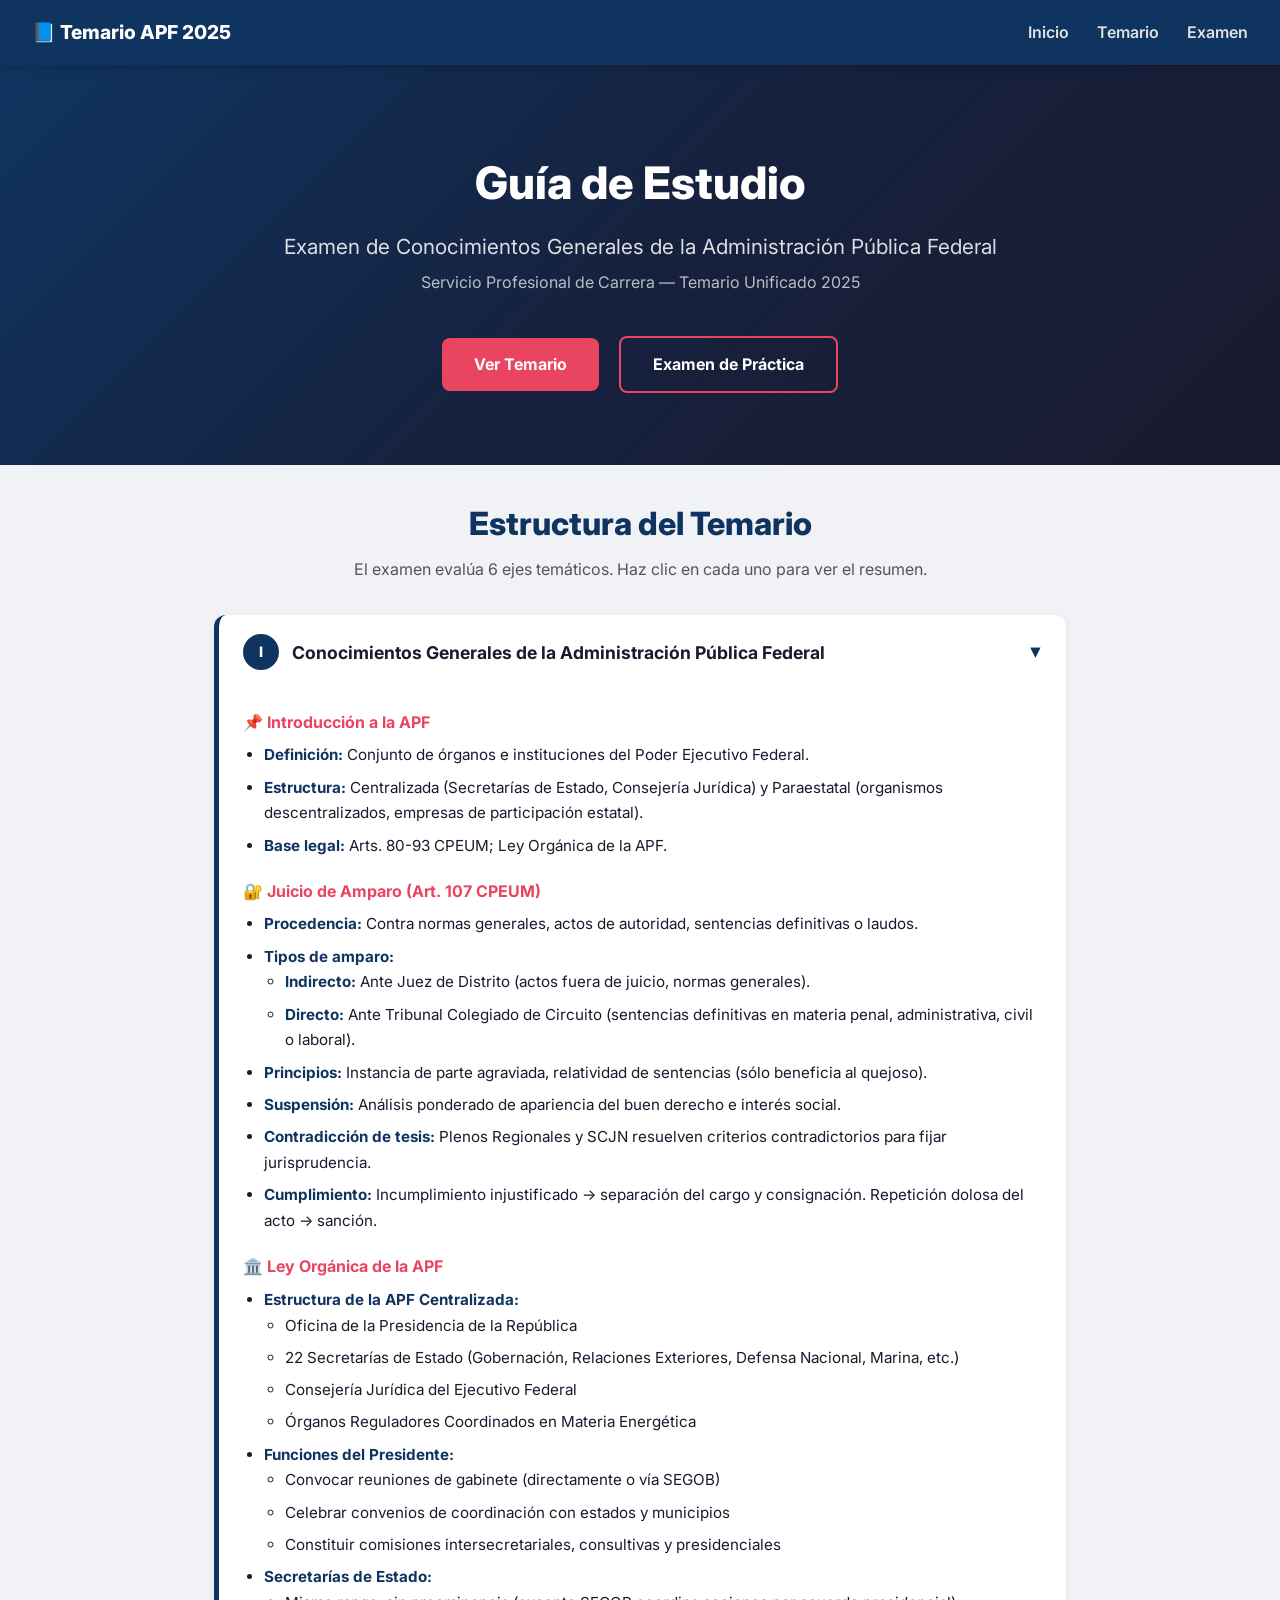
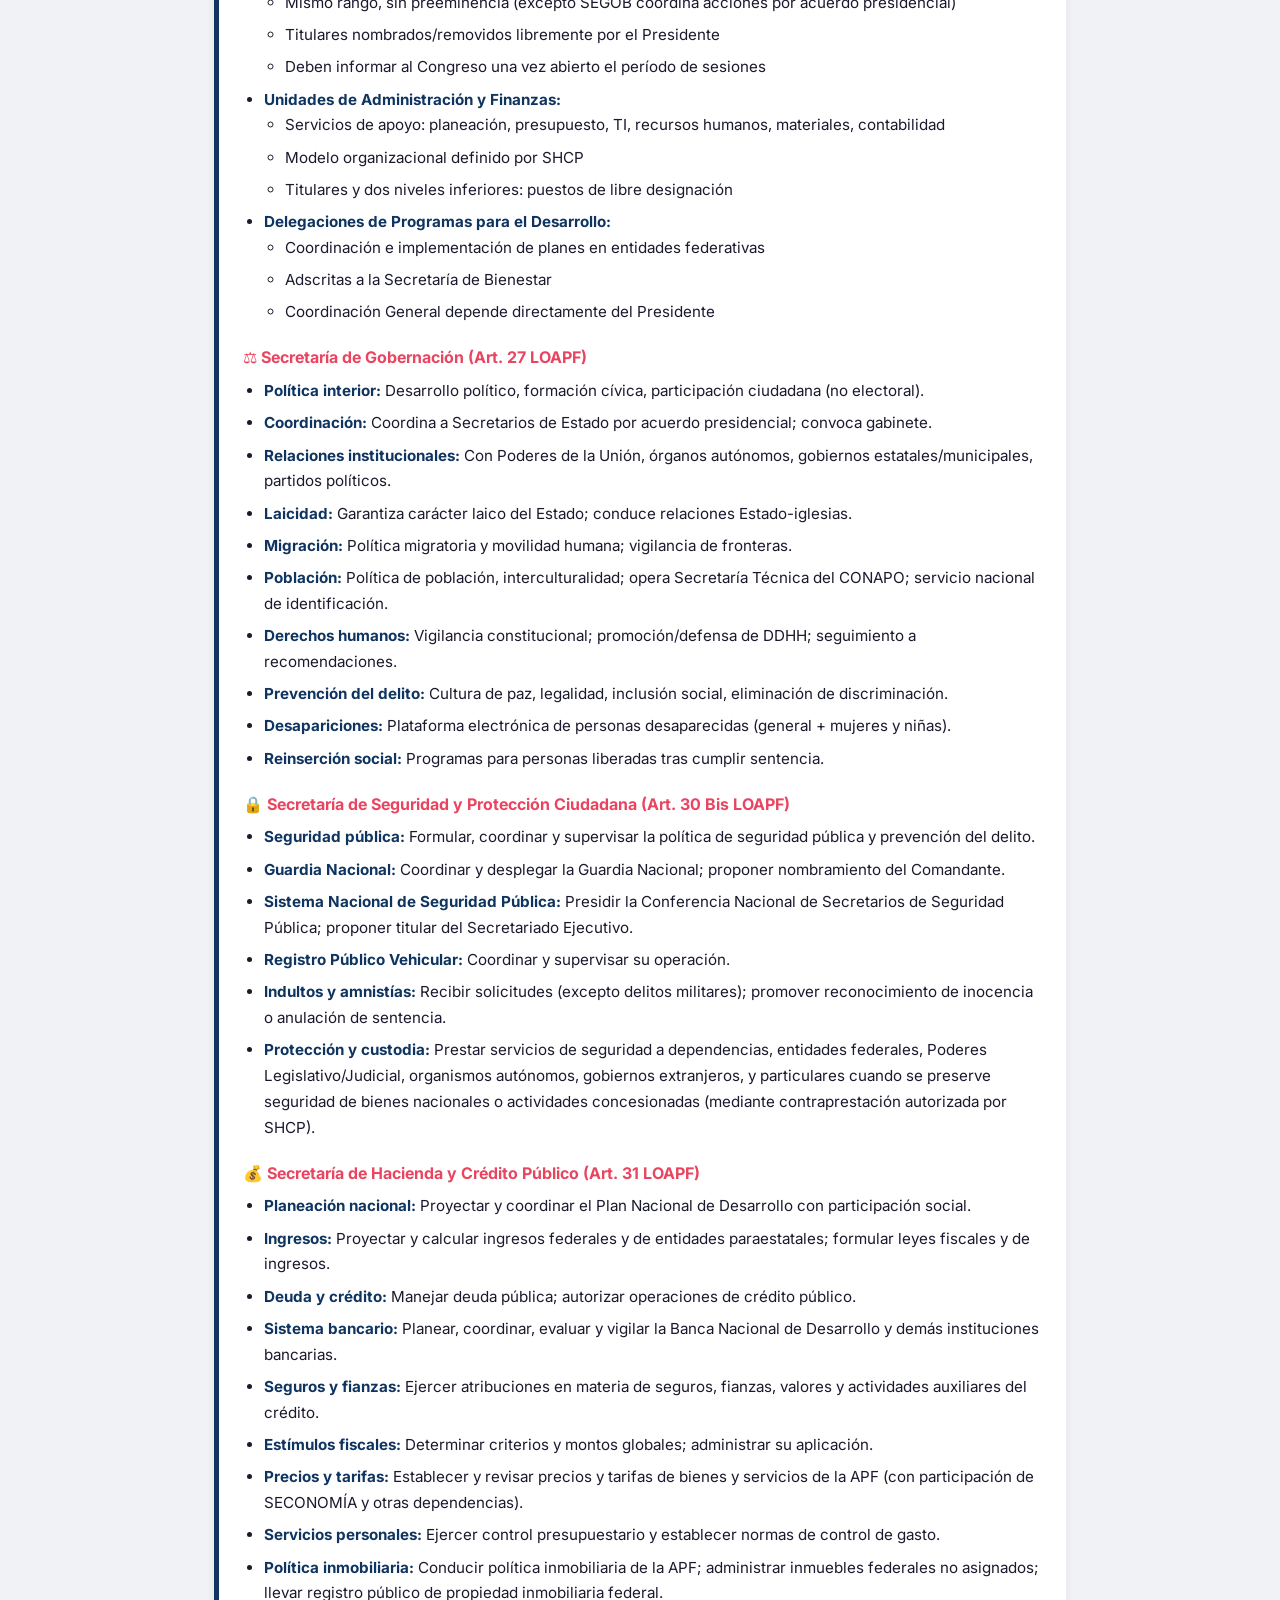
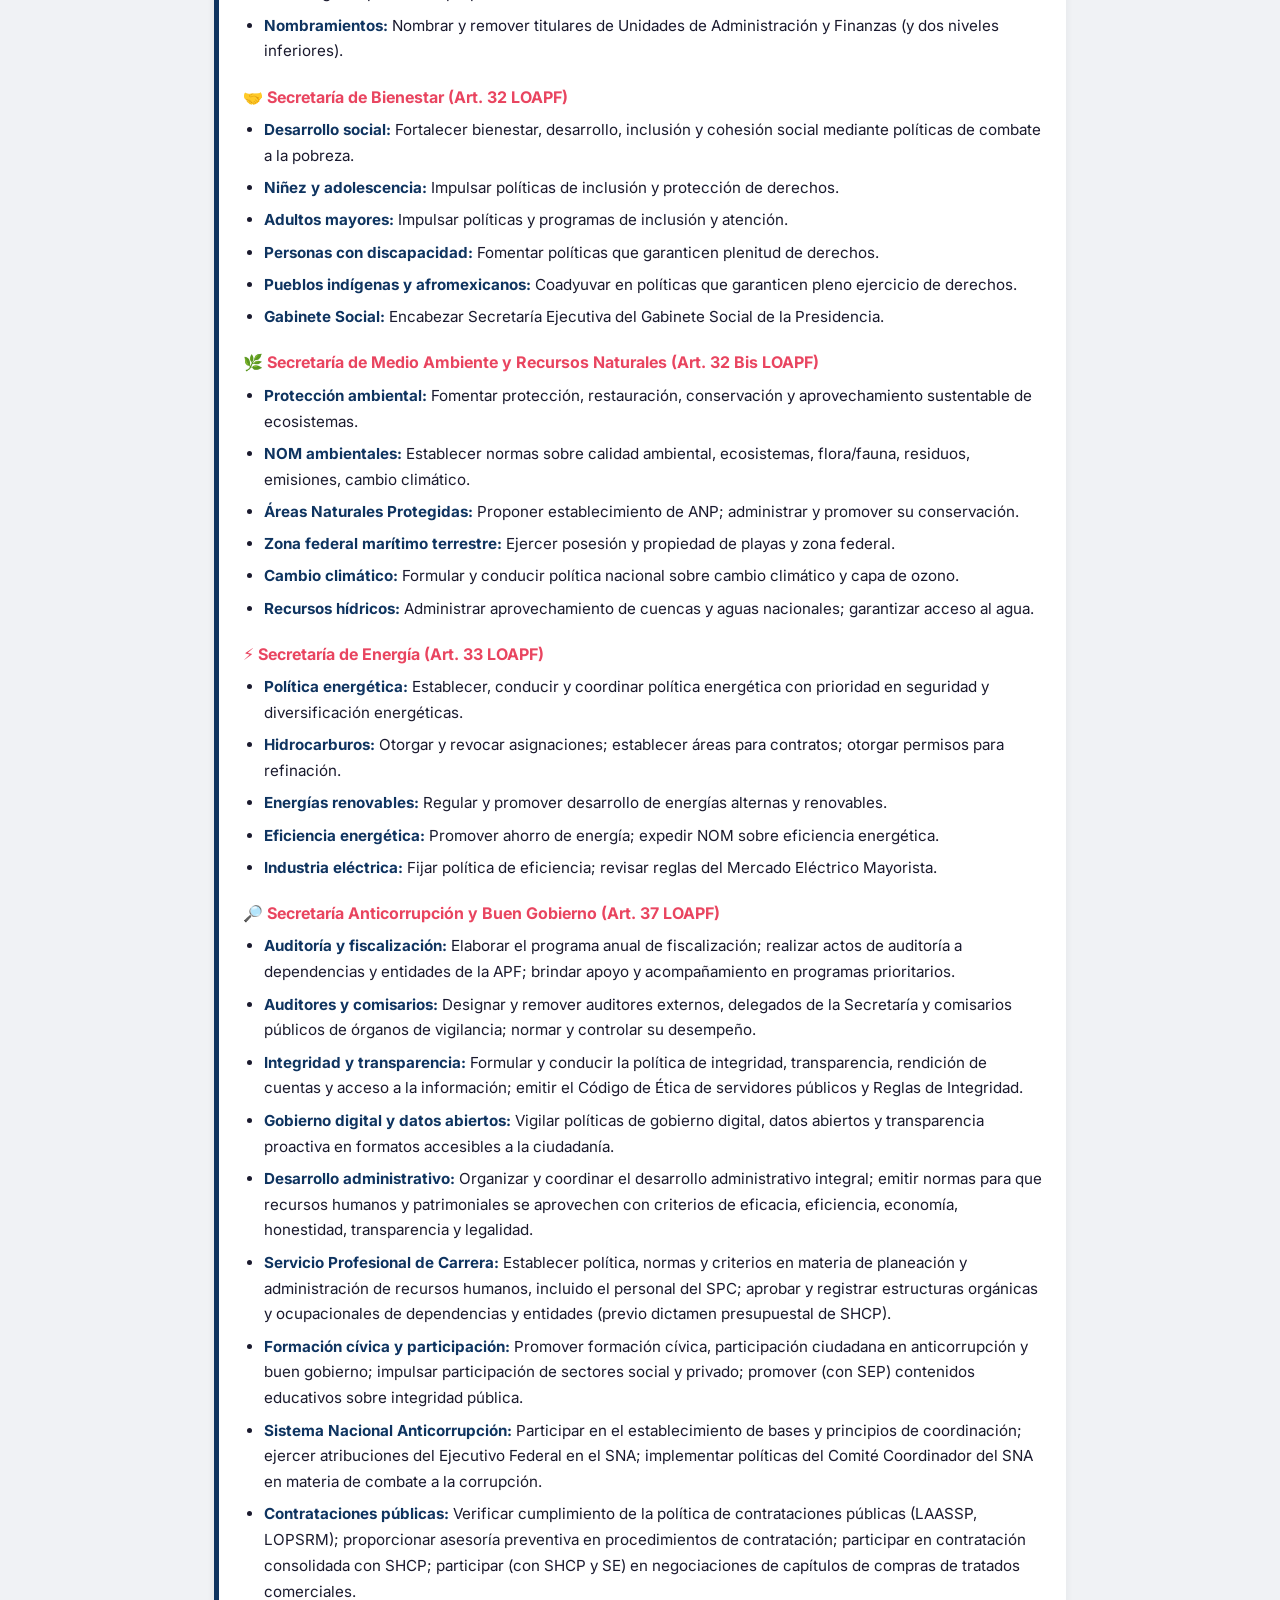
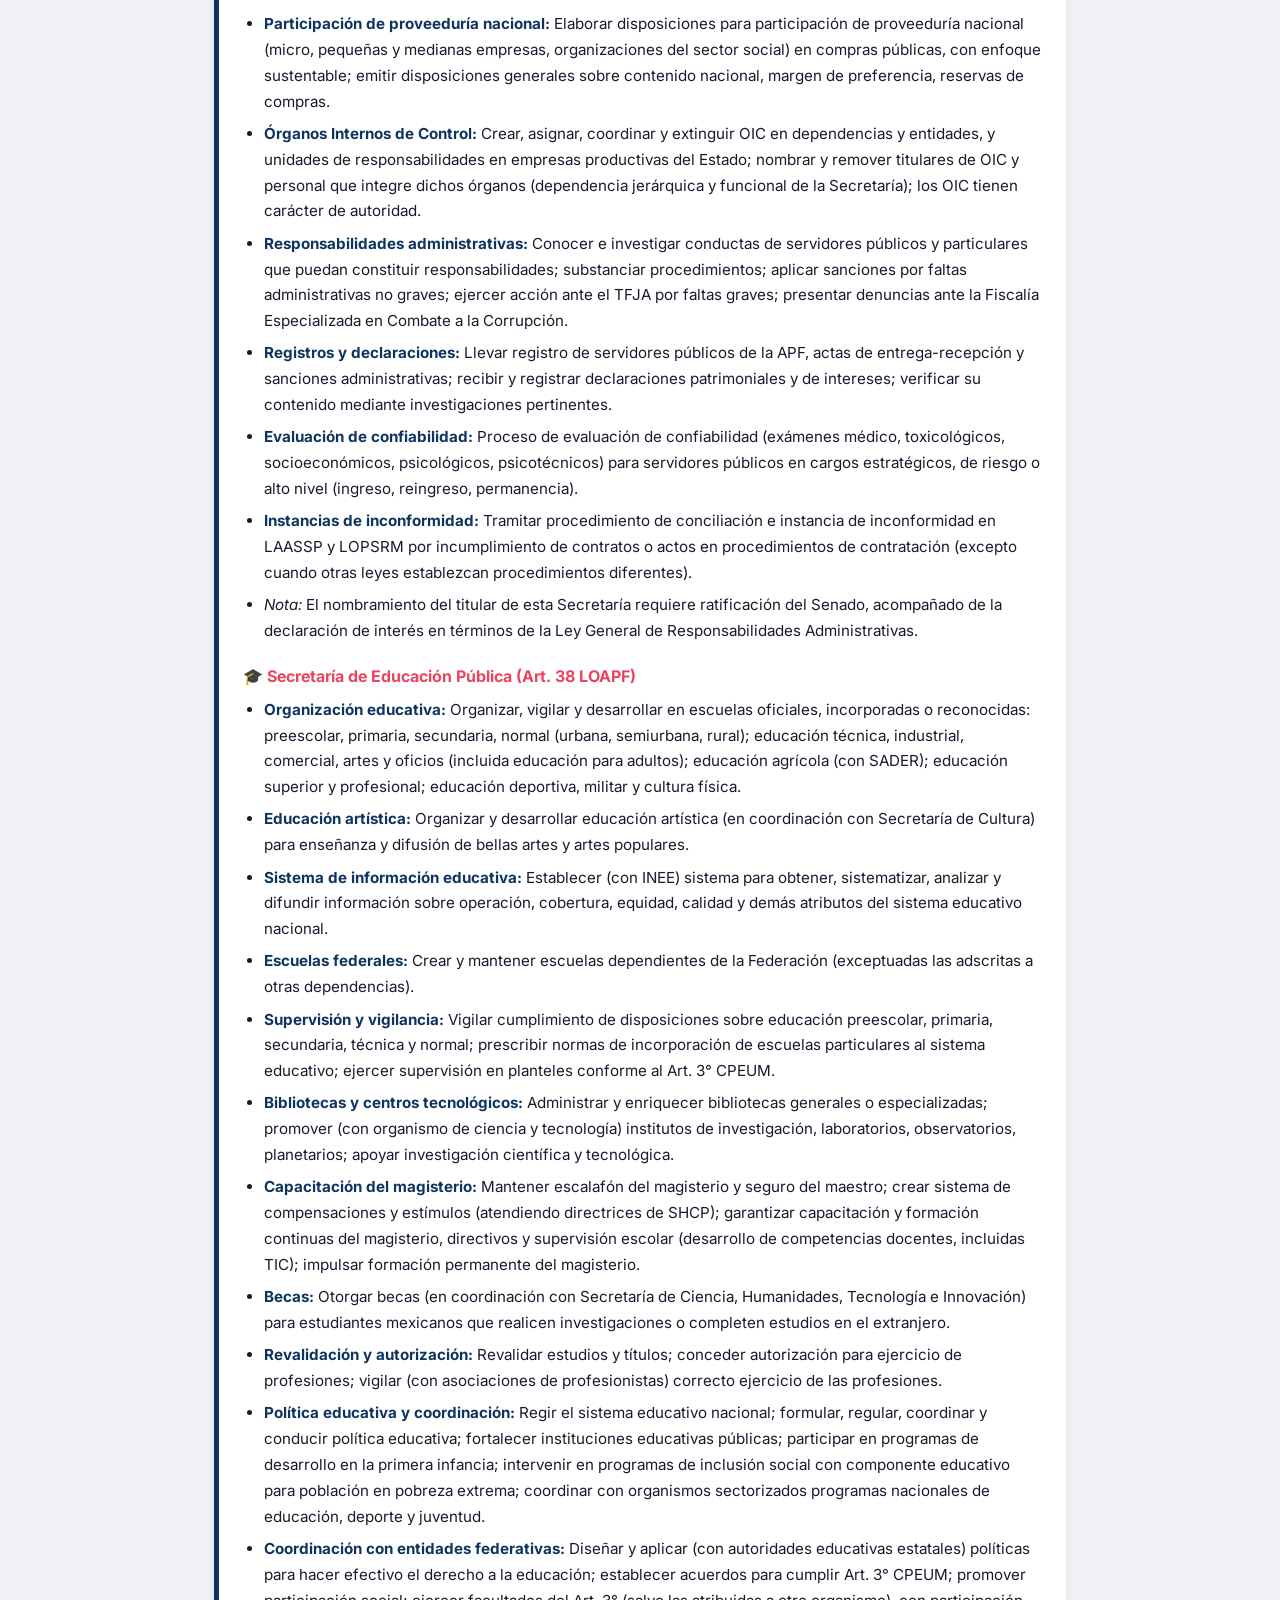
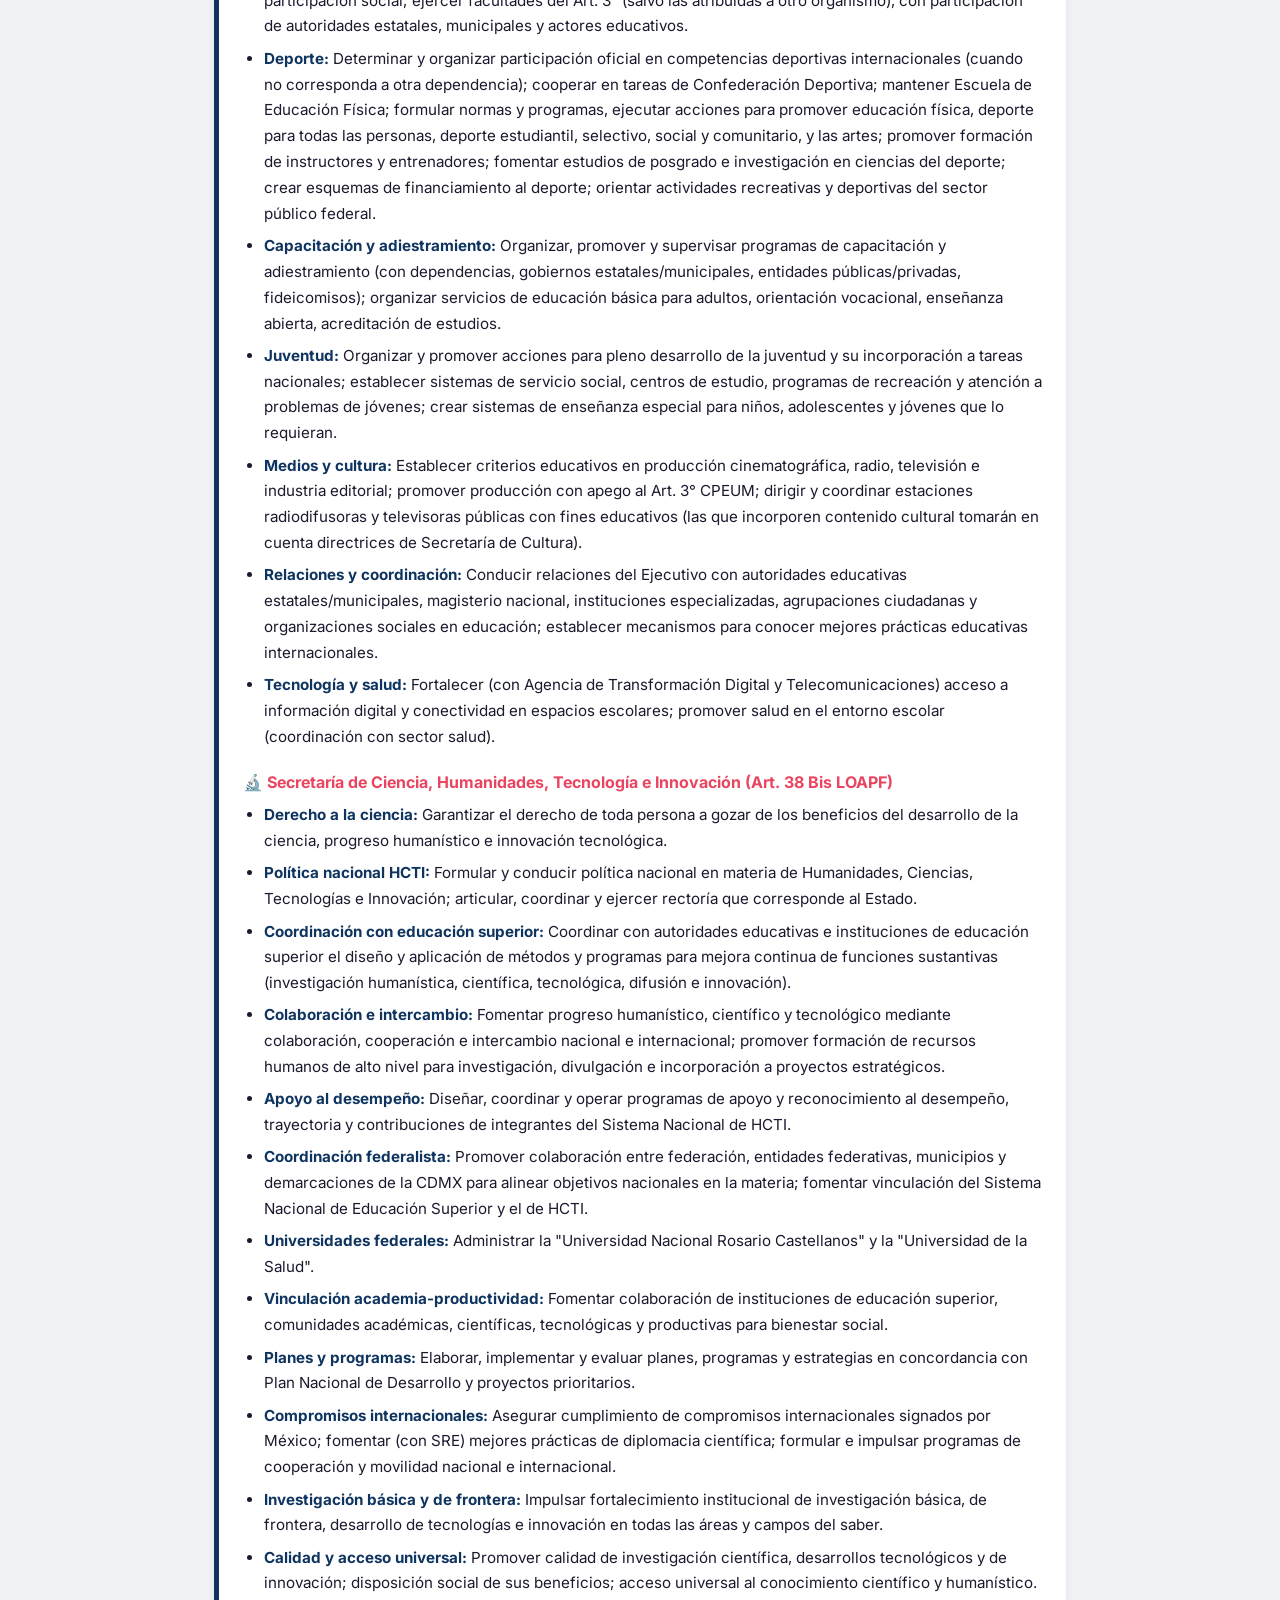
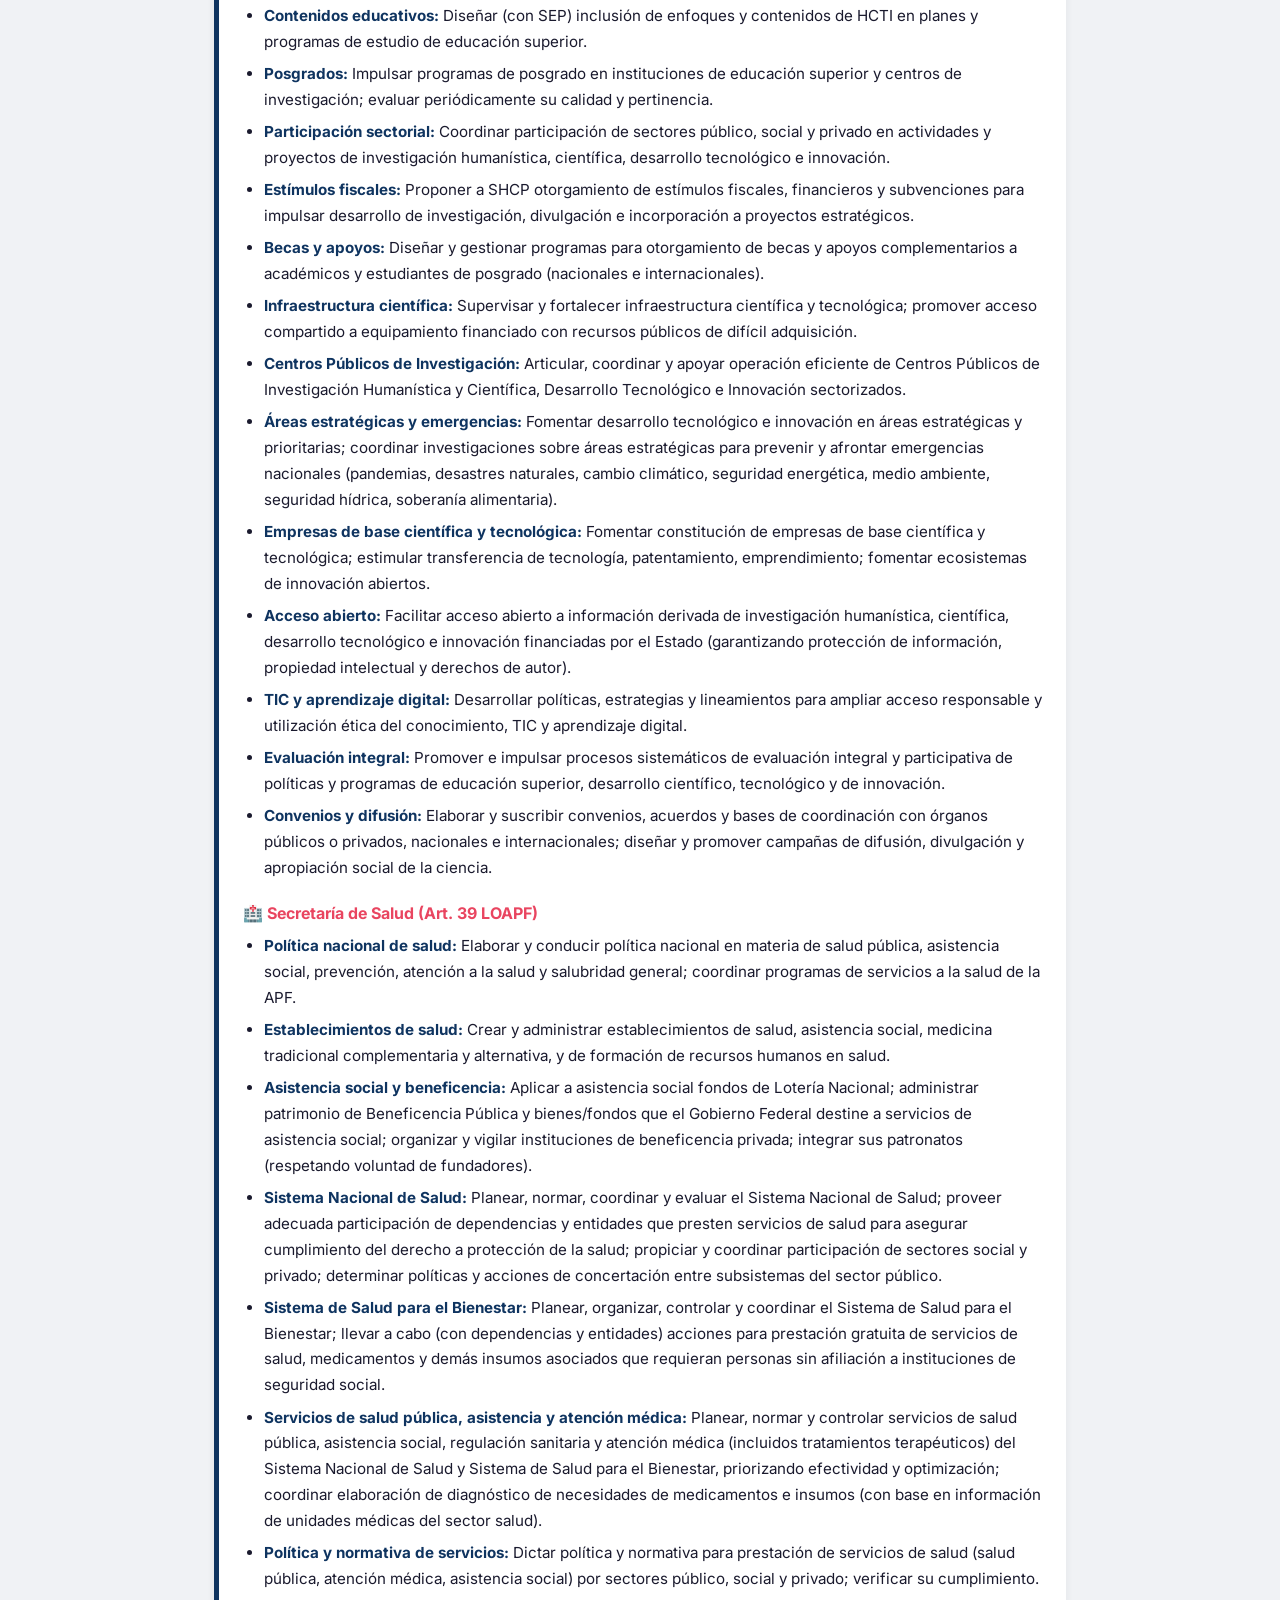
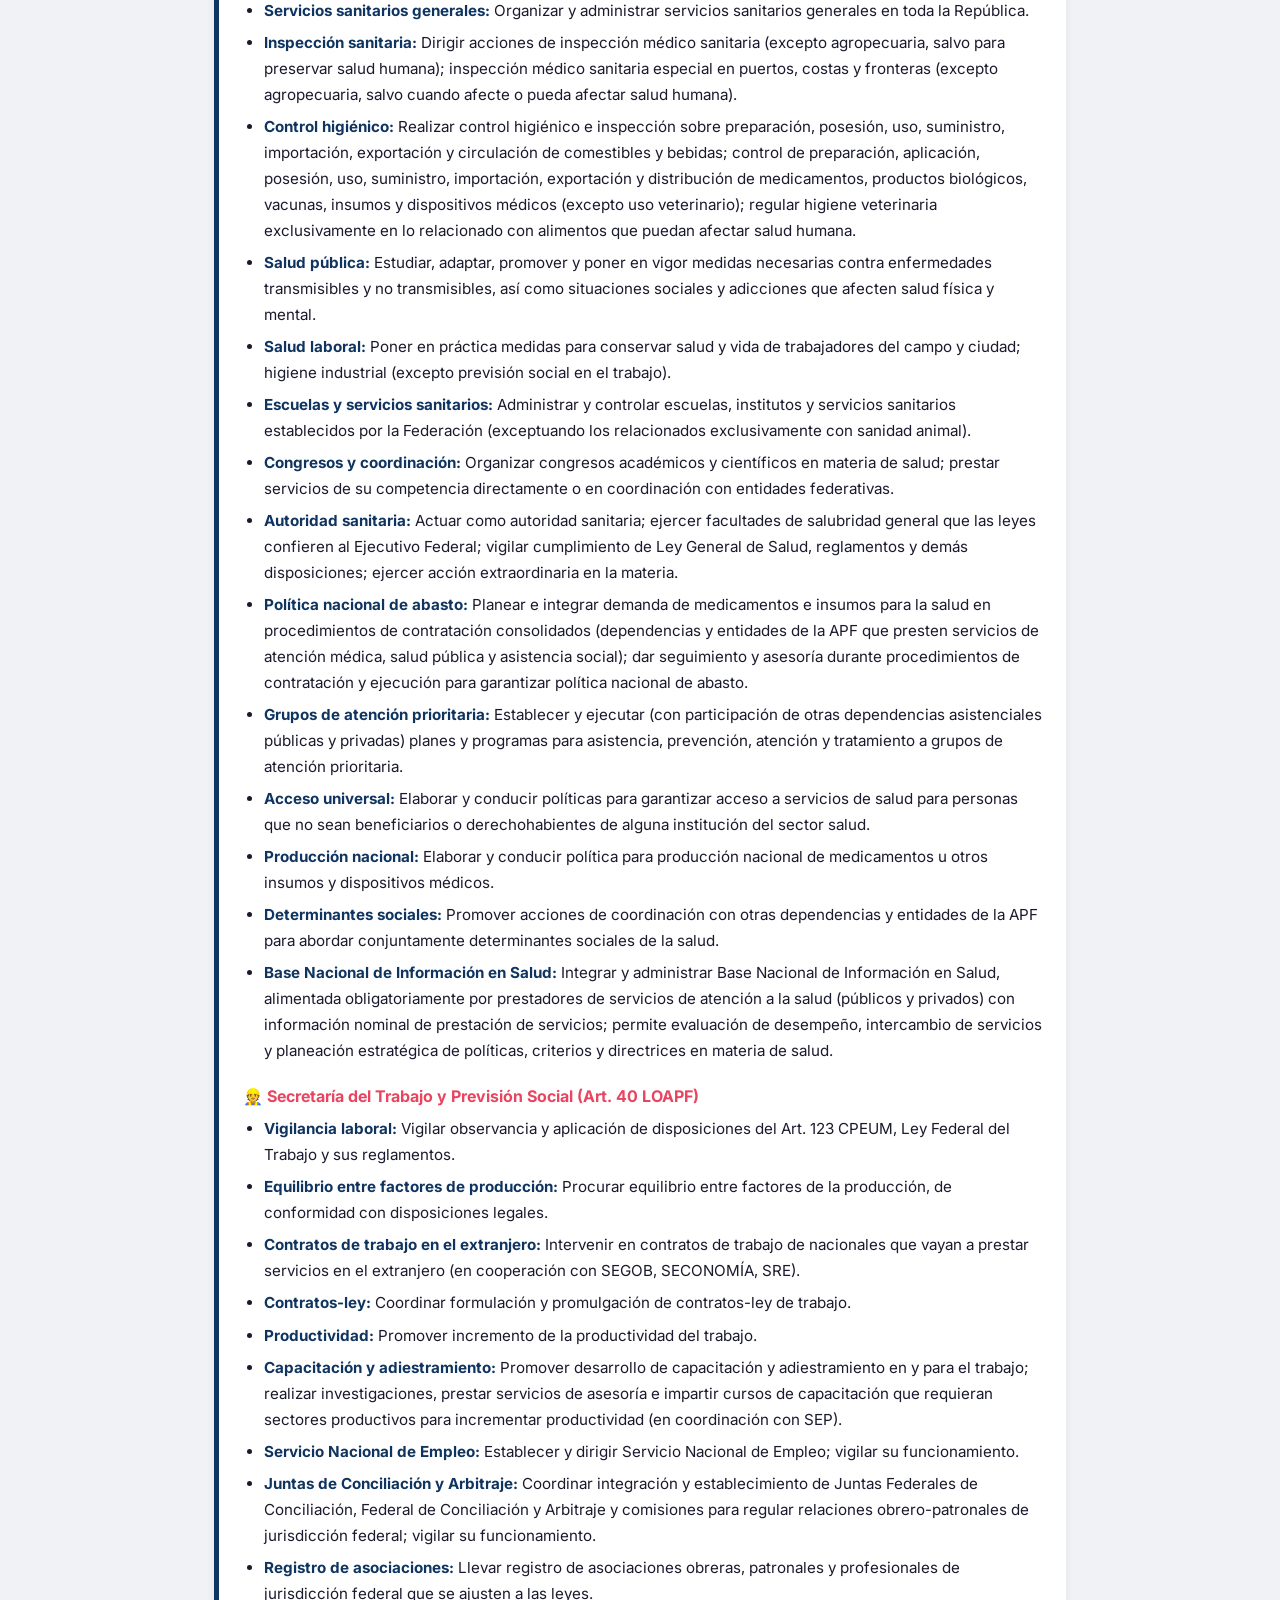
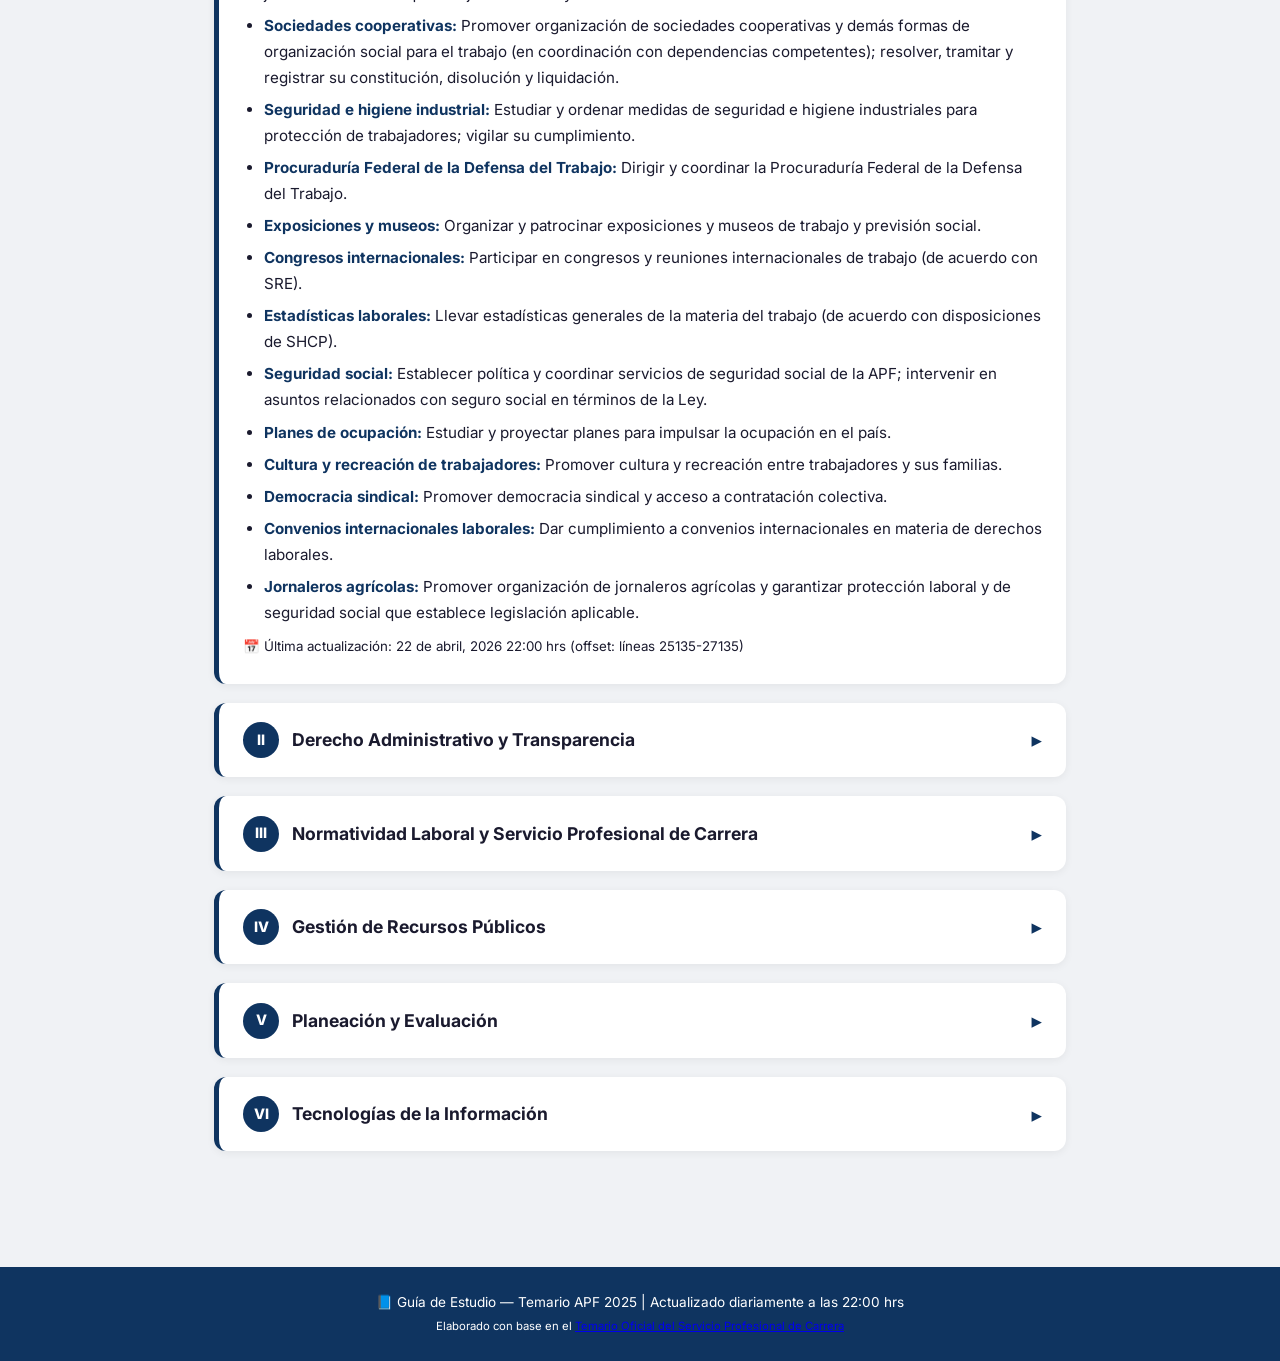
<file: index.html>
<!DOCTYPE html>
<html lang="es">
<head>
<meta charset="UTF-8">
<meta name="viewport" content="width=device-width, initial-scale=1.0">
<title>Guía de Estudio — Temario APF 2025</title>
<link href="https://fonts.googleapis.com/css2?family=Inter:wght@400;600;700;800&display=swap" rel="stylesheet">
<link rel="stylesheet" href="styles.css">
</head>
<body>

<!-- NAV -->
<nav id="navbar">
  <div class="nav-brand">📘 Temario APF 2025</div>
  <div class="nav-links">
    <a href="#inicio">Inicio</a>
    <a href="#temario">Temario</a>
    <a href="examen.html">Examen</a>
  </div>
</nav>

<!-- HERO -->
<header id="inicio" class="hero">
  <h1>Guía de Estudio</h1>
  <h2>Examen de Conocimientos Generales de la Administración Pública Federal</h2>
  <p>Servicio Profesional de Carrera — Temario Unificado 2025</p>
  <a href="#temario" class="btn-primary">Ver Temario</a>
  <a href="examen.html" class="btn-secondary">Examen de Práctica</a>
</header>

<!-- TEMARIO -->
<main id="temario">

  <h2 class="section-title">Estructura del Temario</h2>
  <p class="section-subtitle">El examen evalúa 6 ejes temáticos. Haz clic en cada uno para ver el resumen.</p>

  <!-- EJE I -->
  <details class="tema-card" open>
    <summary><span class="tema-num">I</span> Conocimientos Generales de la Administración Pública Federal</summary>
    <div class="tema-content">
      <h4>📌 Introducción a la APF</h4>
      <ul>
        <li><strong>Definición:</strong> Conjunto de órganos e instituciones del Poder Ejecutivo Federal.</li>
        <li><strong>Estructura:</strong> Centralizada (Secretarías de Estado, Consejería Jurídica) y Paraestatal (organismos descentralizados, empresas de participación estatal).</li>
        <li><strong>Base legal:</strong> Arts. 80-93 CPEUM; Ley Orgánica de la APF.</li>
      </ul>

      <h4>🔐 Juicio de Amparo (Art. 107 CPEUM)</h4>
      <ul>
        <li><strong>Procedencia:</strong> Contra normas generales, actos de autoridad, sentencias definitivas o laudos.</li>
        <li><strong>Tipos de amparo:</strong>
          <ul>
            <li><strong>Indirecto:</strong> Ante Juez de Distrito (actos fuera de juicio, normas generales).</li>
            <li><strong>Directo:</strong> Ante Tribunal Colegiado de Circuito (sentencias definitivas en materia penal, administrativa, civil o laboral).</li>
          </ul>
        </li>
        <li><strong>Principios:</strong> Instancia de parte agraviada, relatividad de sentencias (sólo beneficia al quejoso).</li>
        <li><strong>Suspensión:</strong> Análisis ponderado de apariencia del buen derecho e interés social.</li>
        <li><strong>Contradicción de tesis:</strong> Plenos Regionales y SCJN resuelven criterios contradictorios para fijar jurisprudencia.</li>
        <li><strong>Cumplimiento:</strong> Incumplimiento injustificado → separación del cargo y consignación. Repetición dolosa del acto → sanción.</li>
      </ul>

      <h4>🏛️ Ley Orgánica de la APF</h4>
      <ul>
        <li><strong>Estructura de la APF Centralizada:</strong>
          <ul>
            <li>Oficina de la Presidencia de la República</li>
            <li>22 Secretarías de Estado (Gobernación, Relaciones Exteriores, Defensa Nacional, Marina, etc.)</li>
            <li>Consejería Jurídica del Ejecutivo Federal</li>
            <li>Órganos Reguladores Coordinados en Materia Energética</li>
          </ul>
        </li>
        <li><strong>Funciones del Presidente:</strong>
          <ul>
            <li>Convocar reuniones de gabinete (directamente o vía SEGOB)</li>
            <li>Celebrar convenios de coordinación con estados y municipios</li>
            <li>Constituir comisiones intersecretariales, consultivas y presidenciales</li>
          </ul>
        </li>
        <li><strong>Secretarías de Estado:</strong>
          <ul>
            <li>Mismo rango, sin preeminencia (excepto SEGOB coordina acciones por acuerdo presidencial)</li>
            <li>Titulares nombrados/removidos libremente por el Presidente</li>
            <li>Deben informar al Congreso una vez abierto el período de sesiones</li>
          </ul>
        </li>
        <li><strong>Unidades de Administración y Finanzas:</strong>
          <ul>
            <li>Servicios de apoyo: planeación, presupuesto, TI, recursos humanos, materiales, contabilidad</li>
            <li>Modelo organizacional definido por SHCP</li>
            <li>Titulares y dos niveles inferiores: puestos de libre designación</li>
          </ul>
        </li>
        <li><strong>Delegaciones de Programas para el Desarrollo:</strong>
          <ul>
            <li>Coordinación e implementación de planes en entidades federativas</li>
            <li>Adscritas a la Secretaría de Bienestar</li>
            <li>Coordinación General depende directamente del Presidente</li>
          </ul>
        </li>
      </ul>

      <h4>⚖️ Secretaría de Gobernación (Art. 27 LOAPF)</h4>
      <ul>
        <li><strong>Política interior:</strong> Desarrollo político, formación cívica, participación ciudadana (no electoral).</li>
        <li><strong>Coordinación:</strong> Coordina a Secretarios de Estado por acuerdo presidencial; convoca gabinete.</li>
        <li><strong>Relaciones institucionales:</strong> Con Poderes de la Unión, órganos autónomos, gobiernos estatales/municipales, partidos políticos.</li>
        <li><strong>Laicidad:</strong> Garantiza carácter laico del Estado; conduce relaciones Estado-iglesias.</li>
        <li><strong>Migración:</strong> Política migratoria y movilidad humana; vigilancia de fronteras.</li>
        <li><strong>Población:</strong> Política de población, interculturalidad; opera Secretaría Técnica del CONAPO; servicio nacional de identificación.</li>
        <li><strong>Derechos humanos:</strong> Vigilancia constitucional; promoción/defensa de DDHH; seguimiento a recomendaciones.</li>
        <li><strong>Prevención del delito:</strong> Cultura de paz, legalidad, inclusión social, eliminación de discriminación.</li>
        <li><strong>Desapariciones:</strong> Plataforma electrónica de personas desaparecidas (general + mujeres y niñas).</li>
        <li><strong>Reinserción social:</strong> Programas para personas liberadas tras cumplir sentencia.</li>
      </ul>

      <h4>🔒 Secretaría de Seguridad y Protección Ciudadana (Art. 30 Bis LOAPF)</h4>
      <ul>
        <li><strong>Seguridad pública:</strong> Formular, coordinar y supervisar la política de seguridad pública y prevención del delito.</li>
        <li><strong>Guardia Nacional:</strong> Coordinar y desplegar la Guardia Nacional; proponer nombramiento del Comandante.</li>
        <li><strong>Sistema Nacional de Seguridad Pública:</strong> Presidir la Conferencia Nacional de Secretarios de Seguridad Pública; proponer titular del Secretariado Ejecutivo.</li>
        <li><strong>Registro Público Vehicular:</strong> Coordinar y supervisar su operación.</li>
        <li><strong>Indultos y amnistías:</strong> Recibir solicitudes (excepto delitos militares); promover reconocimiento de inocencia o anulación de sentencia.</li>
        <li><strong>Protección y custodia:</strong> Prestar servicios de seguridad a dependencias, entidades federales, Poderes Legislativo/Judicial, organismos autónomos, gobiernos extranjeros, y particulares cuando se preserve seguridad de bienes nacionales o actividades concesionadas (mediante contraprestación autorizada por SHCP).</li>
      </ul>

      <h4>💰 Secretaría de Hacienda y Crédito Público (Art. 31 LOAPF)</h4>
      <ul>
        <li><strong>Planeación nacional:</strong> Proyectar y coordinar el Plan Nacional de Desarrollo con participación social.</li>
        <li><strong>Ingresos:</strong> Proyectar y calcular ingresos federales y de entidades paraestatales; formular leyes fiscales y de ingresos.</li>
        <li><strong>Deuda y crédito:</strong> Manejar deuda pública; autorizar operaciones de crédito público.</li>
        <li><strong>Sistema bancario:</strong> Planear, coordinar, evaluar y vigilar la Banca Nacional de Desarrollo y demás instituciones bancarias.</li>
        <li><strong>Seguros y fianzas:</strong> Ejercer atribuciones en materia de seguros, fianzas, valores y actividades auxiliares del crédito.</li>
        <li><strong>Estímulos fiscales:</strong> Determinar criterios y montos globales; administrar su aplicación.</li>
        <li><strong>Precios y tarifas:</strong> Establecer y revisar precios y tarifas de bienes y servicios de la APF (con participación de SECONOMÍA y otras dependencias).</li>
        <li><strong>Servicios personales:</strong> Ejercer control presupuestario y establecer normas de control de gasto.</li>
        <li><strong>Política inmobiliaria:</strong> Conducir política inmobiliaria de la APF; administrar inmuebles federales no asignados; llevar registro público de propiedad inmobiliaria federal.</li>
        <li><strong>Nombramientos:</strong> Nombrar y remover titulares de Unidades de Administración y Finanzas (y dos niveles inferiores).</li>
      </ul>

      <h4>🤝 Secretaría de Bienestar (Art. 32 LOAPF)</h4>
      <ul>
        <li><strong>Desarrollo social:</strong> Fortalecer bienestar, desarrollo, inclusión y cohesión social mediante políticas de combate a la pobreza.</li>
        <li><strong>Niñez y adolescencia:</strong> Impulsar políticas de inclusión y protección de derechos.</li>
        <li><strong>Adultos mayores:</strong> Impulsar políticas y programas de inclusión y atención.</li>
        <li><strong>Personas con discapacidad:</strong> Fomentar políticas que garanticen plenitud de derechos.</li>
        <li><strong>Pueblos indígenas y afromexicanos:</strong> Coadyuvar en políticas que garanticen pleno ejercicio de derechos.</li>
        <li><strong>Gabinete Social:</strong> Encabezar Secretaría Ejecutiva del Gabinete Social de la Presidencia.</li>
      </ul>

      <h4>🌿 Secretaría de Medio Ambiente y Recursos Naturales (Art. 32 Bis LOAPF)</h4>
      <ul>
        <li><strong>Protección ambiental:</strong> Fomentar protección, restauración, conservación y aprovechamiento sustentable de ecosistemas.</li>
        <li><strong>NOM ambientales:</strong> Establecer normas sobre calidad ambiental, ecosistemas, flora/fauna, residuos, emisiones, cambio climático.</li>
        <li><strong>Áreas Naturales Protegidas:</strong> Proponer establecimiento de ANP; administrar y promover su conservación.</li>
        <li><strong>Zona federal marítimo terrestre:</strong> Ejercer posesión y propiedad de playas y zona federal.</li>
        <li><strong>Cambio climático:</strong> Formular y conducir política nacional sobre cambio climático y capa de ozono.</li>
        <li><strong>Recursos hídricos:</strong> Administrar aprovechamiento de cuencas y aguas nacionales; garantizar acceso al agua.</li>
      </ul>

      <h4>⚡ Secretaría de Energía (Art. 33 LOAPF)</h4>
      <ul>
        <li><strong>Política energética:</strong> Establecer, conducir y coordinar política energética con prioridad en seguridad y diversificación energéticas.</li>
        <li><strong>Hidrocarburos:</strong> Otorgar y revocar asignaciones; establecer áreas para contratos; otorgar permisos para refinación.</li>
        <li><strong>Energías renovables:</strong> Regular y promover desarrollo de energías alternas y renovables.</li>
        <li><strong>Eficiencia energética:</strong> Promover ahorro de energía; expedir NOM sobre eficiencia energética.</li>
        <li><strong>Industria eléctrica:</strong> Fijar política de eficiencia; revisar reglas del Mercado Eléctrico Mayorista.</li>
      </ul>

      <h4>🔎 Secretaría Anticorrupción y Buen Gobierno (Art. 37 LOAPF)</h4>
      <ul>
        <li><strong>Auditoría y fiscalización:</strong> Elaborar el programa anual de fiscalización; realizar actos de auditoría a dependencias y entidades de la APF; brindar apoyo y acompañamiento en programas prioritarios.</li>
        <li><strong>Auditores y comisarios:</strong> Designar y remover auditores externos, delegados de la Secretaría y comisarios públicos de órganos de vigilancia; normar y controlar su desempeño.</li>
        <li><strong>Integridad y transparencia:</strong> Formular y conducir la política de integridad, transparencia, rendición de cuentas y acceso a la información; emitir el Código de Ética de servidores públicos y Reglas de Integridad.</li>
        <li><strong>Gobierno digital y datos abiertos:</strong> Vigilar políticas de gobierno digital, datos abiertos y transparencia proactiva en formatos accesibles a la ciudadanía.</li>
        <li><strong>Desarrollo administrativo:</strong> Organizar y coordinar el desarrollo administrativo integral; emitir normas para que recursos humanos y patrimoniales se aprovechen con criterios de eficacia, eficiencia, economía, honestidad, transparencia y legalidad.</li>
        <li><strong>Servicio Profesional de Carrera:</strong> Establecer política, normas y criterios en materia de planeación y administración de recursos humanos, incluido el personal del SPC; aprobar y registrar estructuras orgánicas y ocupacionales de dependencias y entidades (previo dictamen presupuestal de SHCP).</li>
        <li><strong>Formación cívica y participación:</strong> Promover formación cívica, participación ciudadana en anticorrupción y buen gobierno; impulsar participación de sectores social y privado; promover (con SEP) contenidos educativos sobre integridad pública.</li>
        <li><strong>Sistema Nacional Anticorrupción:</strong> Participar en el establecimiento de bases y principios de coordinación; ejercer atribuciones del Ejecutivo Federal en el SNA; implementar políticas del Comité Coordinador del SNA en materia de combate a la corrupción.</li>
        <li><strong>Contrataciones públicas:</strong> Verificar cumplimiento de la política de contrataciones públicas (LAASSP, LOPSRM); proporcionar asesoría preventiva en procedimientos de contratación; participar en contratación consolidada con SHCP; participar (con SHCP y SE) en negociaciones de capítulos de compras de tratados comerciales.</li>
        <li><strong>Participación de proveeduría nacional:</strong> Elaborar disposiciones para participación de proveeduría nacional (micro, pequeñas y medianas empresas, organizaciones del sector social) en compras públicas, con enfoque sustentable; emitir disposiciones generales sobre contenido nacional, margen de preferencia, reservas de compras.</li>
        <li><strong>Órganos Internos de Control:</strong> Crear, asignar, coordinar y extinguir OIC en dependencias y entidades, y unidades de responsabilidades en empresas productivas del Estado; nombrar y remover titulares de OIC y personal que integre dichos órganos (dependencia jerárquica y funcional de la Secretaría); los OIC tienen carácter de autoridad.</li>
        <li><strong>Responsabilidades administrativas:</strong> Conocer e investigar conductas de servidores públicos y particulares que puedan constituir responsabilidades; substanciar procedimientos; aplicar sanciones por faltas administrativas no graves; ejercer acción ante el TFJA por faltas graves; presentar denuncias ante la Fiscalía Especializada en Combate a la Corrupción.</li>
        <li><strong>Registros y declaraciones:</strong> Llevar registro de servidores públicos de la APF, actas de entrega-recepción y sanciones administrativas; recibir y registrar declaraciones patrimoniales y de intereses; verificar su contenido mediante investigaciones pertinentes.</li>
        <li><strong>Evaluación de confiabilidad:</strong> Proceso de evaluación de confiabilidad (exámenes médico, toxicológicos, socioeconómicos, psicológicos, psicotécnicos) para servidores públicos en cargos estratégicos, de riesgo o alto nivel (ingreso, reingreso, permanencia).</li>
        <li><strong>Instancias de inconformidad:</strong> Tramitar procedimiento de conciliación e instancia de inconformidad en LAASSP y LOPSRM por incumplimiento de contratos o actos en procedimientos de contratación (excepto cuando otras leyes establezcan procedimientos diferentes).</li>
        <li><em>Nota:</em> El nombramiento del titular de esta Secretaría requiere ratificación del Senado, acompañado de la declaración de interés en términos de la Ley General de Responsabilidades Administrativas.</li>
      </ul>

      <h4>🎓 Secretaría de Educación Pública (Art. 38 LOAPF)</h4>
      <ul>
        <li><strong>Organización educativa:</strong> Organizar, vigilar y desarrollar en escuelas oficiales, incorporadas o reconocidas: preescolar, primaria, secundaria, normal (urbana, semiurbana, rural); educación técnica, industrial, comercial, artes y oficios (incluida educación para adultos); educación agrícola (con SADER); educación superior y profesional; educación deportiva, militar y cultura física.</li>
        <li><strong>Educación artística:</strong> Organizar y desarrollar educación artística (en coordinación con Secretaría de Cultura) para enseñanza y difusión de bellas artes y artes populares.</li>
        <li><strong>Sistema de información educativa:</strong> Establecer (con INEE) sistema para obtener, sistematizar, analizar y difundir información sobre operación, cobertura, equidad, calidad y demás atributos del sistema educativo nacional.</li>
        <li><strong>Escuelas federales:</strong> Crear y mantener escuelas dependientes de la Federación (exceptuadas las adscritas a otras dependencias).</li>
        <li><strong>Supervisión y vigilancia:</strong> Vigilar cumplimiento de disposiciones sobre educación preescolar, primaria, secundaria, técnica y normal; prescribir normas de incorporación de escuelas particulares al sistema educativo; ejercer supervisión en planteles conforme al Art. 3° CPEUM.</li>
        <li><strong>Bibliotecas y centros tecnológicos:</strong> Administrar y enriquecer bibliotecas generales o especializadas; promover (con organismo de ciencia y tecnología) institutos de investigación, laboratorios, observatorios, planetarios; apoyar investigación científica y tecnológica.</li>
        <li><strong>Capacitación del magisterio:</strong> Mantener escalafón del magisterio y seguro del maestro; crear sistema de compensaciones y estímulos (atendiendo directrices de SHCP); garantizar capacitación y formación continuas del magisterio, directivos y supervisión escolar (desarrollo de competencias docentes, incluidas TIC); impulsar formación permanente del magisterio.</li>
        <li><strong>Becas:</strong> Otorgar becas (en coordinación con Secretaría de Ciencia, Humanidades, Tecnología e Innovación) para estudiantes mexicanos que realicen investigaciones o completen estudios en el extranjero.</li>
        <li><strong>Revalidación y autorización:</strong> Revalidar estudios y títulos; conceder autorización para ejercicio de profesiones; vigilar (con asociaciones de profesionistas) correcto ejercicio de las profesiones.</li>
        <li><strong>Política educativa y coordinación:</strong> Regir el sistema educativo nacional; formular, regular, coordinar y conducir política educativa; fortalecer instituciones educativas públicas; participar en programas de desarrollo en la primera infancia; intervenir en programas de inclusión social con componente educativo para población en pobreza extrema; coordinar con organismos sectorizados programas nacionales de educación, deporte y juventud.</li>
        <li><strong>Coordinación con entidades federativas:</strong> Diseñar y aplicar (con autoridades educativas estatales) políticas para hacer efectivo el derecho a la educación; establecer acuerdos para cumplir Art. 3° CPEUM; promover participación social; ejercer facultades del Art. 3° (salvo las atribuidas a otro organismo), con participación de autoridades estatales, municipales y actores educativos.</li>
        <li><strong>Deporte:</strong> Determinar y organizar participación oficial en competencias deportivas internacionales (cuando no corresponda a otra dependencia); cooperar en tareas de Confederación Deportiva; mantener Escuela de Educación Física; formular normas y programas, ejecutar acciones para promover educación física, deporte para todas las personas, deporte estudiantil, selectivo, social y comunitario, y las artes; promover formación de instructores y entrenadores; fomentar estudios de posgrado e investigación en ciencias del deporte; crear esquemas de financiamiento al deporte; orientar actividades recreativas y deportivas del sector público federal.</li>
        <li><strong>Capacitación y adiestramiento:</strong> Organizar, promover y supervisar programas de capacitación y adiestramiento (con dependencias, gobiernos estatales/municipales, entidades públicas/privadas, fideicomisos); organizar servicios de educación básica para adultos, orientación vocacional, enseñanza abierta, acreditación de estudios.</li>
        <li><strong>Juventud:</strong> Organizar y promover acciones para pleno desarrollo de la juventud y su incorporación a tareas nacionales; establecer sistemas de servicio social, centros de estudio, programas de recreación y atención a problemas de jóvenes; crear sistemas de enseñanza especial para niños, adolescentes y jóvenes que lo requieran.</li>
        <li><strong>Medios y cultura:</strong> Establecer criterios educativos en producción cinematográfica, radio, televisión e industria editorial; promover producción con apego al Art. 3° CPEUM; dirigir y coordinar estaciones radiodifusoras y televisoras públicas con fines educativos (las que incorporen contenido cultural tomarán en cuenta directrices de Secretaría de Cultura).</li>
        <li><strong>Relaciones y coordinación:</strong> Conducir relaciones del Ejecutivo con autoridades educativas estatales/municipales, magisterio nacional, instituciones especializadas, agrupaciones ciudadanas y organizaciones sociales en educación; establecer mecanismos para conocer mejores prácticas educativas internacionales.</li>
        <li><strong>Tecnología y salud:</strong> Fortalecer (con Agencia de Transformación Digital y Telecomunicaciones) acceso a información digital y conectividad en espacios escolares; promover salud en el entorno escolar (coordinación con sector salud).</li>
      </ul>

      <h4>🔬 Secretaría de Ciencia, Humanidades, Tecnología e Innovación (Art. 38 Bis LOAPF)</h4>
      <ul>
        <li><strong>Derecho a la ciencia:</strong> Garantizar el derecho de toda persona a gozar de los beneficios del desarrollo de la ciencia, progreso humanístico e innovación tecnológica.</li>
        <li><strong>Política nacional HCTI:</strong> Formular y conducir política nacional en materia de Humanidades, Ciencias, Tecnologías e Innovación; articular, coordinar y ejercer rectoría que corresponde al Estado.</li>
        <li><strong>Coordinación con educación superior:</strong> Coordinar con autoridades educativas e instituciones de educación superior el diseño y aplicación de métodos y programas para mejora continua de funciones sustantivas (investigación humanística, científica, tecnológica, difusión e innovación).</li>
        <li><strong>Colaboración e intercambio:</strong> Fomentar progreso humanístico, científico y tecnológico mediante colaboración, cooperación e intercambio nacional e internacional; promover formación de recursos humanos de alto nivel para investigación, divulgación e incorporación a proyectos estratégicos.</li>
        <li><strong>Apoyo al desempeño:</strong> Diseñar, coordinar y operar programas de apoyo y reconocimiento al desempeño, trayectoria y contribuciones de integrantes del Sistema Nacional de HCTI.</li>
        <li><strong>Coordinación federalista:</strong> Promover colaboración entre federación, entidades federativas, municipios y demarcaciones de la CDMX para alinear objetivos nacionales en la materia; fomentar vinculación del Sistema Nacional de Educación Superior y el de HCTI.</li>
        <li><strong>Universidades federales:</strong> Administrar la "Universidad Nacional Rosario Castellanos" y la "Universidad de la Salud".</li>
        <li><strong>Vinculación academia-productividad:</strong> Fomentar colaboración de instituciones de educación superior, comunidades académicas, científicas, tecnológicas y productivas para bienestar social.</li>
        <li><strong>Planes y programas:</strong> Elaborar, implementar y evaluar planes, programas y estrategias en concordancia con Plan Nacional de Desarrollo y proyectos prioritarios.</li>
        <li><strong>Compromisos internacionales:</strong> Asegurar cumplimiento de compromisos internacionales signados por México; fomentar (con SRE) mejores prácticas de diplomacia científica; formular e impulsar programas de cooperación y movilidad nacional e internacional.</li>
        <li><strong>Investigación básica y de frontera:</strong> Impulsar fortalecimiento institucional de investigación básica, de frontera, desarrollo de tecnologías e innovación en todas las áreas y campos del saber.</li>
        <li><strong>Calidad y acceso universal:</strong> Promover calidad de investigación científica, desarrollos tecnológicos y de innovación; disposición social de sus beneficios; acceso universal al conocimiento científico y humanístico.</li>
        <li><strong>Contenidos educativos:</strong> Diseñar (con SEP) inclusión de enfoques y contenidos de HCTI en planes y programas de estudio de educación superior.</li>
        <li><strong>Posgrados:</strong> Impulsar programas de posgrado en instituciones de educación superior y centros de investigación; evaluar periódicamente su calidad y pertinencia.</li>
        <li><strong>Participación sectorial:</strong> Coordinar participación de sectores público, social y privado en actividades y proyectos de investigación humanística, científica, desarrollo tecnológico e innovación.</li>
        <li><strong>Estímulos fiscales:</strong> Proponer a SHCP otorgamiento de estímulos fiscales, financieros y subvenciones para impulsar desarrollo de investigación, divulgación e incorporación a proyectos estratégicos.</li>
        <li><strong>Becas y apoyos:</strong> Diseñar y gestionar programas para otorgamiento de becas y apoyos complementarios a académicos y estudiantes de posgrado (nacionales e internacionales).</li>
        <li><strong>Infraestructura científica:</strong> Supervisar y fortalecer infraestructura científica y tecnológica; promover acceso compartido a equipamiento financiado con recursos públicos de difícil adquisición.</li>
        <li><strong>Centros Públicos de Investigación:</strong> Articular, coordinar y apoyar operación eficiente de Centros Públicos de Investigación Humanística y Científica, Desarrollo Tecnológico e Innovación sectorizados.</li>
        <li><strong>Áreas estratégicas y emergencias:</strong> Fomentar desarrollo tecnológico e innovación en áreas estratégicas y prioritarias; coordinar investigaciones sobre áreas estratégicas para prevenir y afrontar emergencias nacionales (pandemias, desastres naturales, cambio climático, seguridad energética, medio ambiente, seguridad hídrica, soberanía alimentaria).</li>
        <li><strong>Empresas de base científica y tecnológica:</strong> Fomentar constitución de empresas de base científica y tecnológica; estimular transferencia de tecnología, patentamiento, emprendimiento; fomentar ecosistemas de innovación abiertos.</li>
        <li><strong>Acceso abierto:</strong> Facilitar acceso abierto a información derivada de investigación humanística, científica, desarrollo tecnológico e innovación financiadas por el Estado (garantizando protección de información, propiedad intelectual y derechos de autor).</li>
        <li><strong>TIC y aprendizaje digital:</strong> Desarrollar políticas, estrategias y lineamientos para ampliar acceso responsable y utilización ética del conocimiento, TIC y aprendizaje digital.</li>
        <li><strong>Evaluación integral:</strong> Promover e impulsar procesos sistemáticos de evaluación integral y participativa de políticas y programas de educación superior, desarrollo científico, tecnológico y de innovación.</li>
        <li><strong>Convenios y difusión:</strong> Elaborar y suscribir convenios, acuerdos y bases de coordinación con órganos públicos o privados, nacionales e internacionales; diseñar y promover campañas de difusión, divulgación y apropiación social de la ciencia.</li>
      </ul>

      <h4>🏥 Secretaría de Salud (Art. 39 LOAPF)</h4>
      <ul>
        <li><strong>Política nacional de salud:</strong> Elaborar y conducir política nacional en materia de salud pública, asistencia social, prevención, atención a la salud y salubridad general; coordinar programas de servicios a la salud de la APF.</li>
        <li><strong>Establecimientos de salud:</strong> Crear y administrar establecimientos de salud, asistencia social, medicina tradicional complementaria y alternativa, y de formación de recursos humanos en salud.</li>
        <li><strong>Asistencia social y beneficencia:</strong> Aplicar a asistencia social fondos de Lotería Nacional; administrar patrimonio de Beneficencia Pública y bienes/fondos que el Gobierno Federal destine a servicios de asistencia social; organizar y vigilar instituciones de beneficencia privada; integrar sus patronatos (respetando voluntad de fundadores).</li>
        <li><strong>Sistema Nacional de Salud:</strong> Planear, normar, coordinar y evaluar el Sistema Nacional de Salud; proveer adecuada participación de dependencias y entidades que presten servicios de salud para asegurar cumplimiento del derecho a protección de la salud; propiciar y coordinar participación de sectores social y privado; determinar políticas y acciones de concertación entre subsistemas del sector público.</li>
        <li><strong>Sistema de Salud para el Bienestar:</strong> Planear, organizar, controlar y coordinar el Sistema de Salud para el Bienestar; llevar a cabo (con dependencias y entidades) acciones para prestación gratuita de servicios de salud, medicamentos y demás insumos asociados que requieran personas sin afiliación a instituciones de seguridad social.</li>
        <li><strong>Servicios de salud pública, asistencia y atención médica:</strong> Planear, normar y controlar servicios de salud pública, asistencia social, regulación sanitaria y atención médica (incluidos tratamientos terapéuticos) del Sistema Nacional de Salud y Sistema de Salud para el Bienestar, priorizando efectividad y optimización; coordinar elaboración de diagnóstico de necesidades de medicamentos e insumos (con base en información de unidades médicas del sector salud).</li>
        <li><strong>Política y normativa de servicios:</strong> Dictar política y normativa para prestación de servicios de salud (salud pública, atención médica, asistencia social) por sectores público, social y privado; verificar su cumplimiento.</li>
        <li><strong>Servicios sanitarios generales:</strong> Organizar y administrar servicios sanitarios generales en toda la República.</li>
        <li><strong>Inspección sanitaria:</strong> Dirigir acciones de inspección médico sanitaria (excepto agropecuaria, salvo para preservar salud humana); inspección médico sanitaria especial en puertos, costas y fronteras (excepto agropecuaria, salvo cuando afecte o pueda afectar salud humana).</li>
        <li><strong>Control higiénico:</strong> Realizar control higiénico e inspección sobre preparación, posesión, uso, suministro, importación, exportación y circulación de comestibles y bebidas; control de preparación, aplicación, posesión, uso, suministro, importación, exportación y distribución de medicamentos, productos biológicos, vacunas, insumos y dispositivos médicos (excepto uso veterinario); regular higiene veterinaria exclusivamente en lo relacionado con alimentos que puedan afectar salud humana.</li>
        <li><strong>Salud pública:</strong> Estudiar, adaptar, promover y poner en vigor medidas necesarias contra enfermedades transmisibles y no transmisibles, así como situaciones sociales y adicciones que afecten salud física y mental.</li>
        <li><strong>Salud laboral:</strong> Poner en práctica medidas para conservar salud y vida de trabajadores del campo y ciudad; higiene industrial (excepto previsión social en el trabajo).</li>
        <li><strong>Escuelas y servicios sanitarios:</strong> Administrar y controlar escuelas, institutos y servicios sanitarios establecidos por la Federación (exceptuando los relacionados exclusivamente con sanidad animal).</li>
        <li><strong>Congresos y coordinación:</strong> Organizar congresos académicos y científicos en materia de salud; prestar servicios de su competencia directamente o en coordinación con entidades federativas.</li>
        <li><strong>Autoridad sanitaria:</strong> Actuar como autoridad sanitaria; ejercer facultades de salubridad general que las leyes confieren al Ejecutivo Federal; vigilar cumplimiento de Ley General de Salud, reglamentos y demás disposiciones; ejercer acción extraordinaria en la materia.</li>
        <li><strong>Política nacional de abasto:</strong> Planear e integrar demanda de medicamentos e insumos para la salud en procedimientos de contratación consolidados (dependencias y entidades de la APF que presten servicios de atención médica, salud pública y asistencia social); dar seguimiento y asesoría durante procedimientos de contratación y ejecución para garantizar política nacional de abasto.</li>
        <li><strong>Grupos de atención prioritaria:</strong> Establecer y ejecutar (con participación de otras dependencias asistenciales públicas y privadas) planes y programas para asistencia, prevención, atención y tratamiento a grupos de atención prioritaria.</li>
        <li><strong>Acceso universal:</strong> Elaborar y conducir políticas para garantizar acceso a servicios de salud para personas que no sean beneficiarios o derechohabientes de alguna institución del sector salud.</li>
        <li><strong>Producción nacional:</strong> Elaborar y conducir política para producción nacional de medicamentos u otros insumos y dispositivos médicos.</li>
        <li><strong>Determinantes sociales:</strong> Promover acciones de coordinación con otras dependencias y entidades de la APF para abordar conjuntamente determinantes sociales de la salud.</li>
        <li><strong>Base Nacional de Información en Salud:</strong> Integrar y administrar Base Nacional de Información en Salud, alimentada obligatoriamente por prestadores de servicios de atención a la salud (públicos y privados) con información nominal de prestación de servicios; permite evaluación de desempeño, intercambio de servicios y planeación estratégica de políticas, criterios y directrices en materia de salud.</li>
      </ul>

      <h4>👷 Secretaría del Trabajo y Previsión Social (Art. 40 LOAPF)</h4>
      <ul>
        <li><strong>Vigilancia laboral:</strong> Vigilar observancia y aplicación de disposiciones del Art. 123 CPEUM, Ley Federal del Trabajo y sus reglamentos.</li>
        <li><strong>Equilibrio entre factores de producción:</strong> Procurar equilibrio entre factores de la producción, de conformidad con disposiciones legales.</li>
        <li><strong>Contratos de trabajo en el extranjero:</strong> Intervenir en contratos de trabajo de nacionales que vayan a prestar servicios en el extranjero (en cooperación con SEGOB, SECONOMÍA, SRE).</li>
        <li><strong>Contratos-ley:</strong> Coordinar formulación y promulgación de contratos-ley de trabajo.</li>
        <li><strong>Productividad:</strong> Promover incremento de la productividad del trabajo.</li>
        <li><strong>Capacitación y adiestramiento:</strong> Promover desarrollo de capacitación y adiestramiento en y para el trabajo; realizar investigaciones, prestar servicios de asesoría e impartir cursos de capacitación que requieran sectores productivos para incrementar productividad (en coordinación con SEP).</li>
        <li><strong>Servicio Nacional de Empleo:</strong> Establecer y dirigir Servicio Nacional de Empleo; vigilar su funcionamiento.</li>
        <li><strong>Juntas de Conciliación y Arbitraje:</strong> Coordinar integración y establecimiento de Juntas Federales de Conciliación, Federal de Conciliación y Arbitraje y comisiones para regular relaciones obrero-patronales de jurisdicción federal; vigilar su funcionamiento.</li>
        <li><strong>Registro de asociaciones:</strong> Llevar registro de asociaciones obreras, patronales y profesionales de jurisdicción federal que se ajusten a las leyes.</li>
        <li><strong>Sociedades cooperativas:</strong> Promover organización de sociedades cooperativas y demás formas de organización social para el trabajo (en coordinación con dependencias competentes); resolver, tramitar y registrar su constitución, disolución y liquidación.</li>
        <li><strong>Seguridad e higiene industrial:</strong> Estudiar y ordenar medidas de seguridad e higiene industriales para protección de trabajadores; vigilar su cumplimiento.</li>
        <li><strong>Procuraduría Federal de la Defensa del Trabajo:</strong> Dirigir y coordinar la Procuraduría Federal de la Defensa del Trabajo.</li>
        <li><strong>Exposiciones y museos:</strong> Organizar y patrocinar exposiciones y museos de trabajo y previsión social.</li>
        <li><strong>Congresos internacionales:</strong> Participar en congresos y reuniones internacionales de trabajo (de acuerdo con SRE).</li>
        <li><strong>Estadísticas laborales:</strong> Llevar estadísticas generales de la materia del trabajo (de acuerdo con disposiciones de SHCP).</li>
        <li><strong>Seguridad social:</strong> Establecer política y coordinar servicios de seguridad social de la APF; intervenir en asuntos relacionados con seguro social en términos de la Ley.</li>
        <li><strong>Planes de ocupación:</strong> Estudiar y proyectar planes para impulsar la ocupación en el país.</li>
        <li><strong>Cultura y recreación de trabajadores:</strong> Promover cultura y recreación entre trabajadores y sus familias.</li>
        <li><strong>Democracia sindical:</strong> Promover democracia sindical y acceso a contratación colectiva.</li>
        <li><strong>Convenios internacionales laborales:</strong> Dar cumplimiento a convenios internacionales en materia de derechos laborales.</li>
        <li><strong>Jornaleros agrícolas:</strong> Promover organización de jornaleros agrícolas y garantizar protección laboral y de seguridad social que establece legislación aplicable.</li>
      </ul>

      <p><small>📅 Última actualización: 22 de abril, 2026 22:00 hrs (offset: líneas 25135-27135)</small></p>
    </div>
  </details>

  <!-- EJE II -->
  <details class="tema-card">
    <summary><span class="tema-num">II</span> Derecho Administrativo y Transparencia</summary>
    <div class="tema-content">
      <p><em>Contenido en desarrollo...</em></p>
    </div>
  </details>

  <!-- EJE III -->
  <details class="tema-card">
    <summary><span class="tema-num">III</span> Normatividad Laboral y Servicio Profesional de Carrera</summary>
    <div class="tema-content">
      <p><em>Contenido en desarrollo...</em></p>
    </div>
  </details>

  <!-- EJE IV -->
  <details class="tema-card">
    <summary><span class="tema-num">IV</span> Gestión de Recursos Públicos</summary>
    <div class="tema-content">
      <p><em>Contenido en desarrollo...</em></p>
    </div>
  </details>

  <!-- EJE V -->
  <details class="tema-card">
    <summary><span class="tema-num">V</span> Planeación y Evaluación</summary>
    <div class="tema-content">
      <p><em>Contenido en desarrollo...</em></p>
    </div>
  </details>

  <!-- EJE VI -->
  <details class="tema-card">
    <summary><span class="tema-num">VI</span> Tecnologías de la Información</summary>
    <div class="tema-content">
      <p><em>Contenido en desarrollo...</em></p>
    </div>
  </details>

</main>

<!-- FOOTER -->
<footer>
  <p>📘 Guía de Estudio — Temario APF 2025 | Actualizado diariamente a las 22:00 hrs</p>
  <p><small>Elaborado con base en el <a href="https://www.gob.mx/sfp" target="_blank">Temario Oficial del Servicio Profesional de Carrera</a></small></p>
</footer>

</body>
</html>
</file>
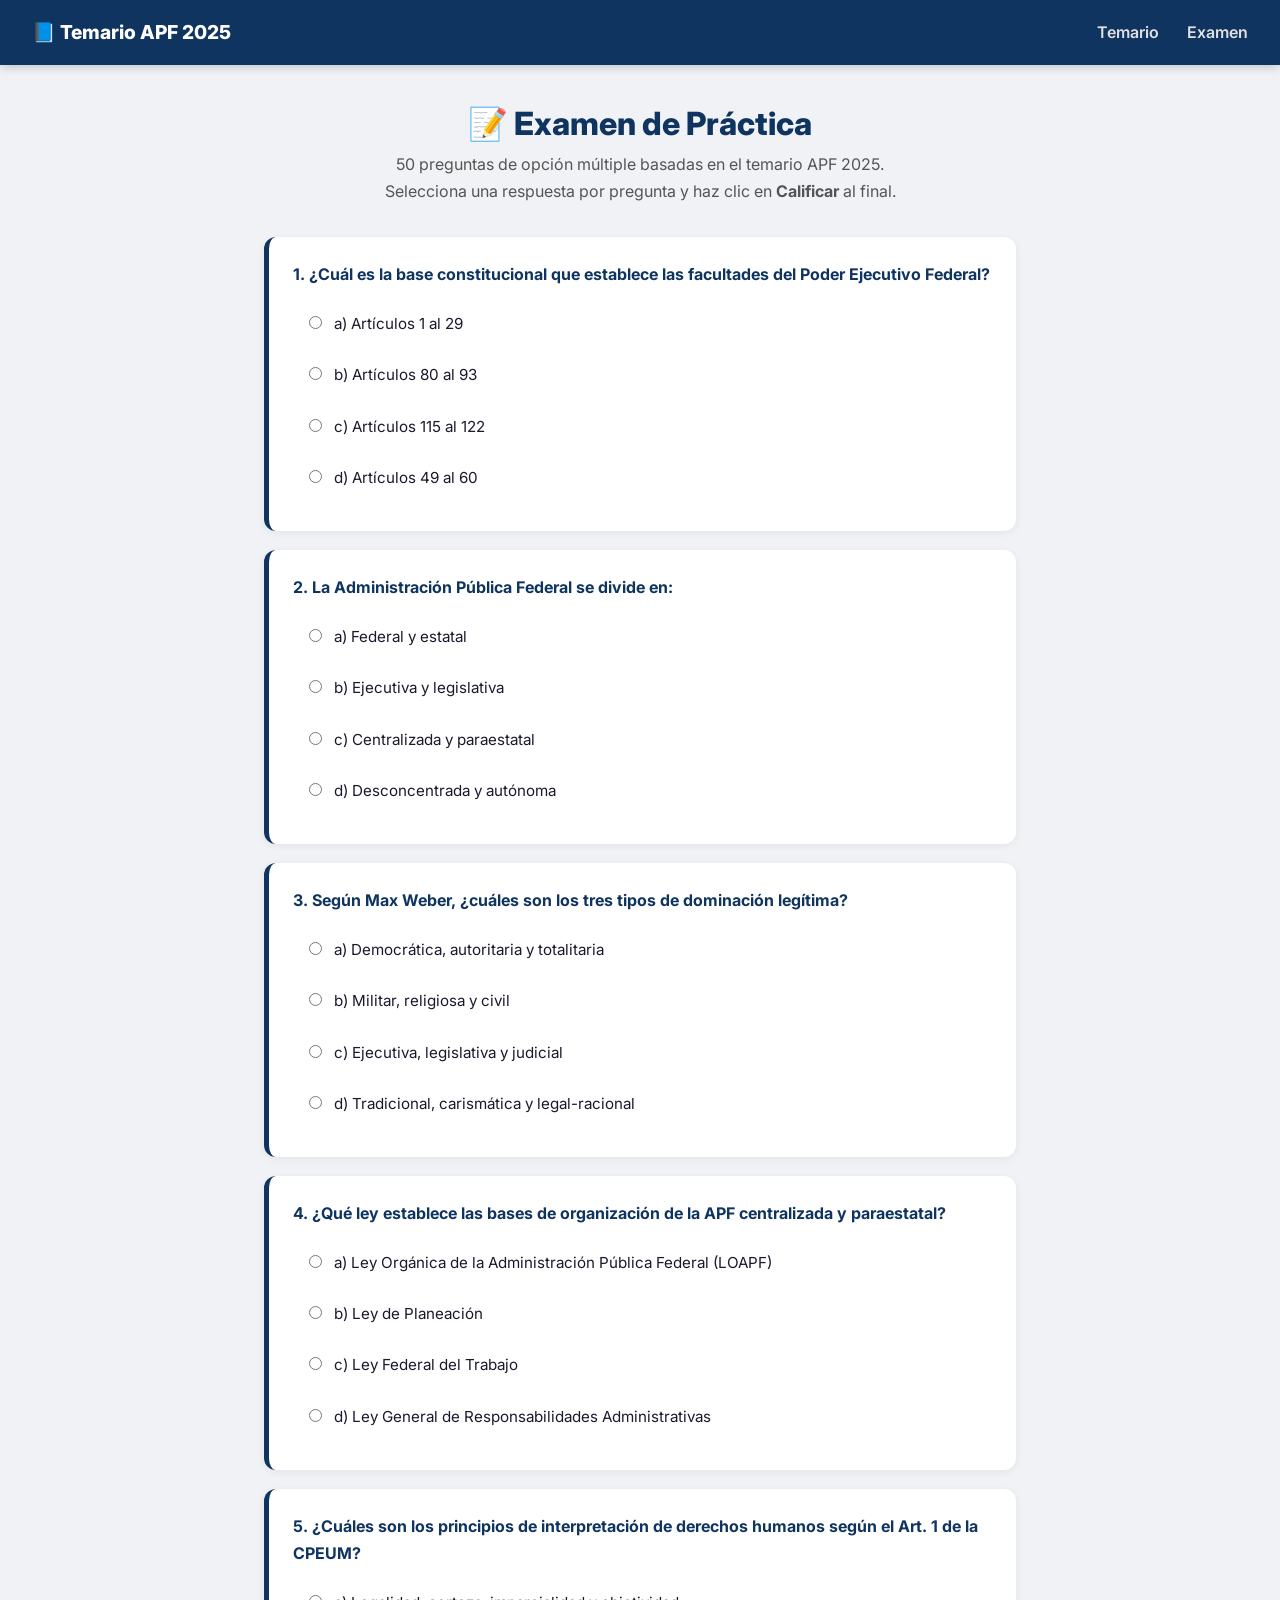
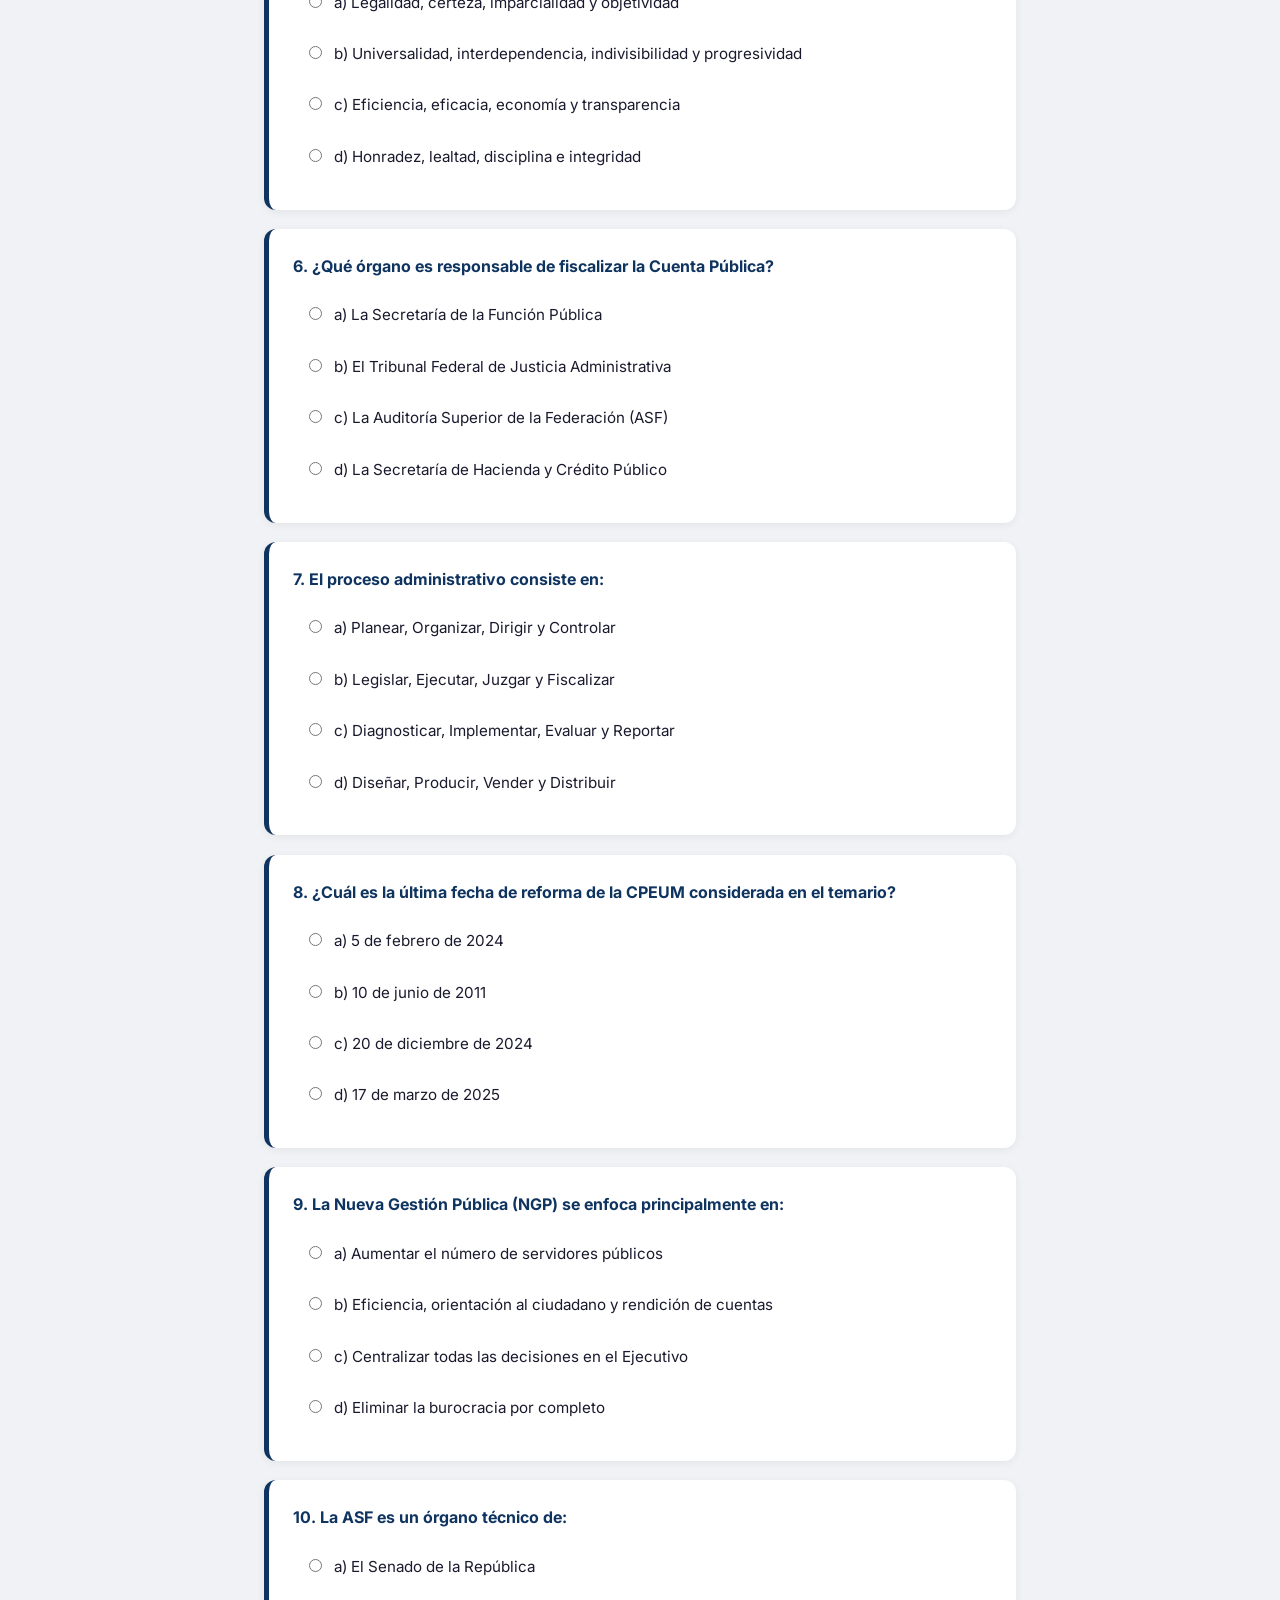
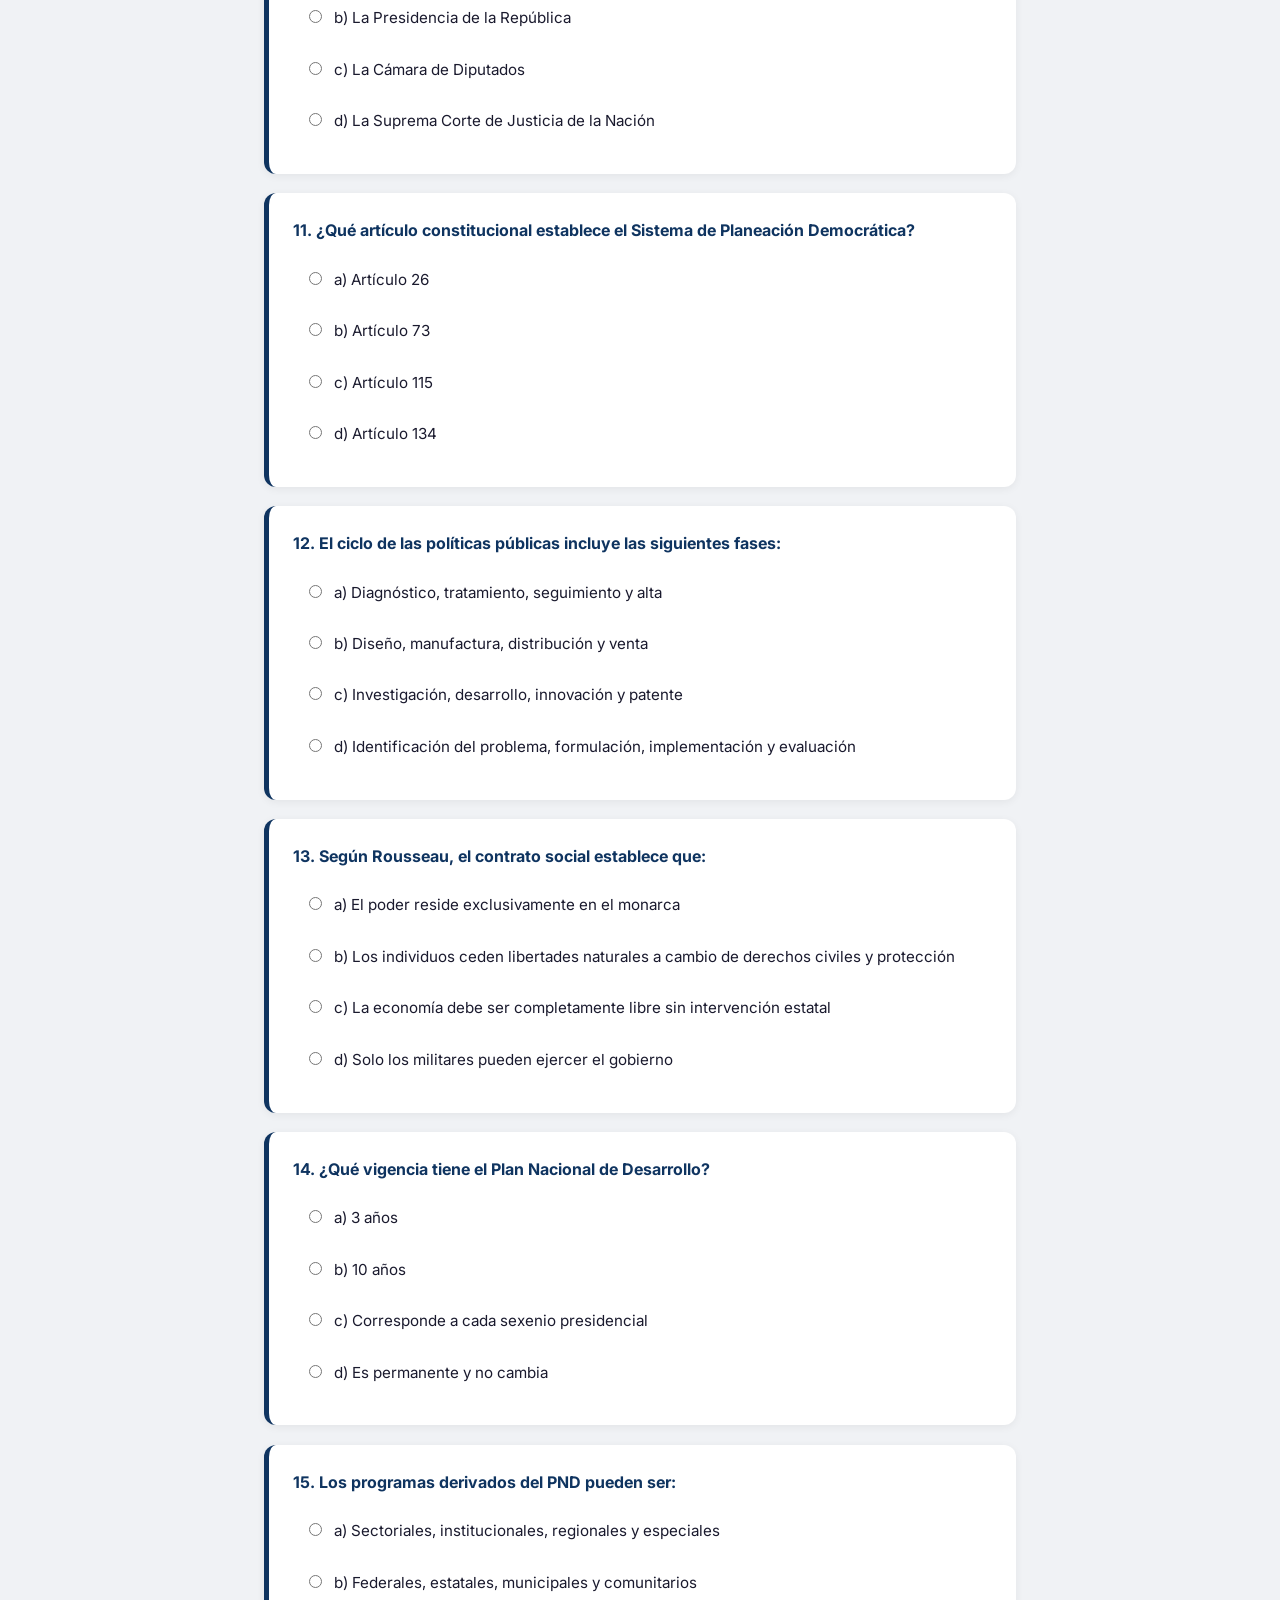
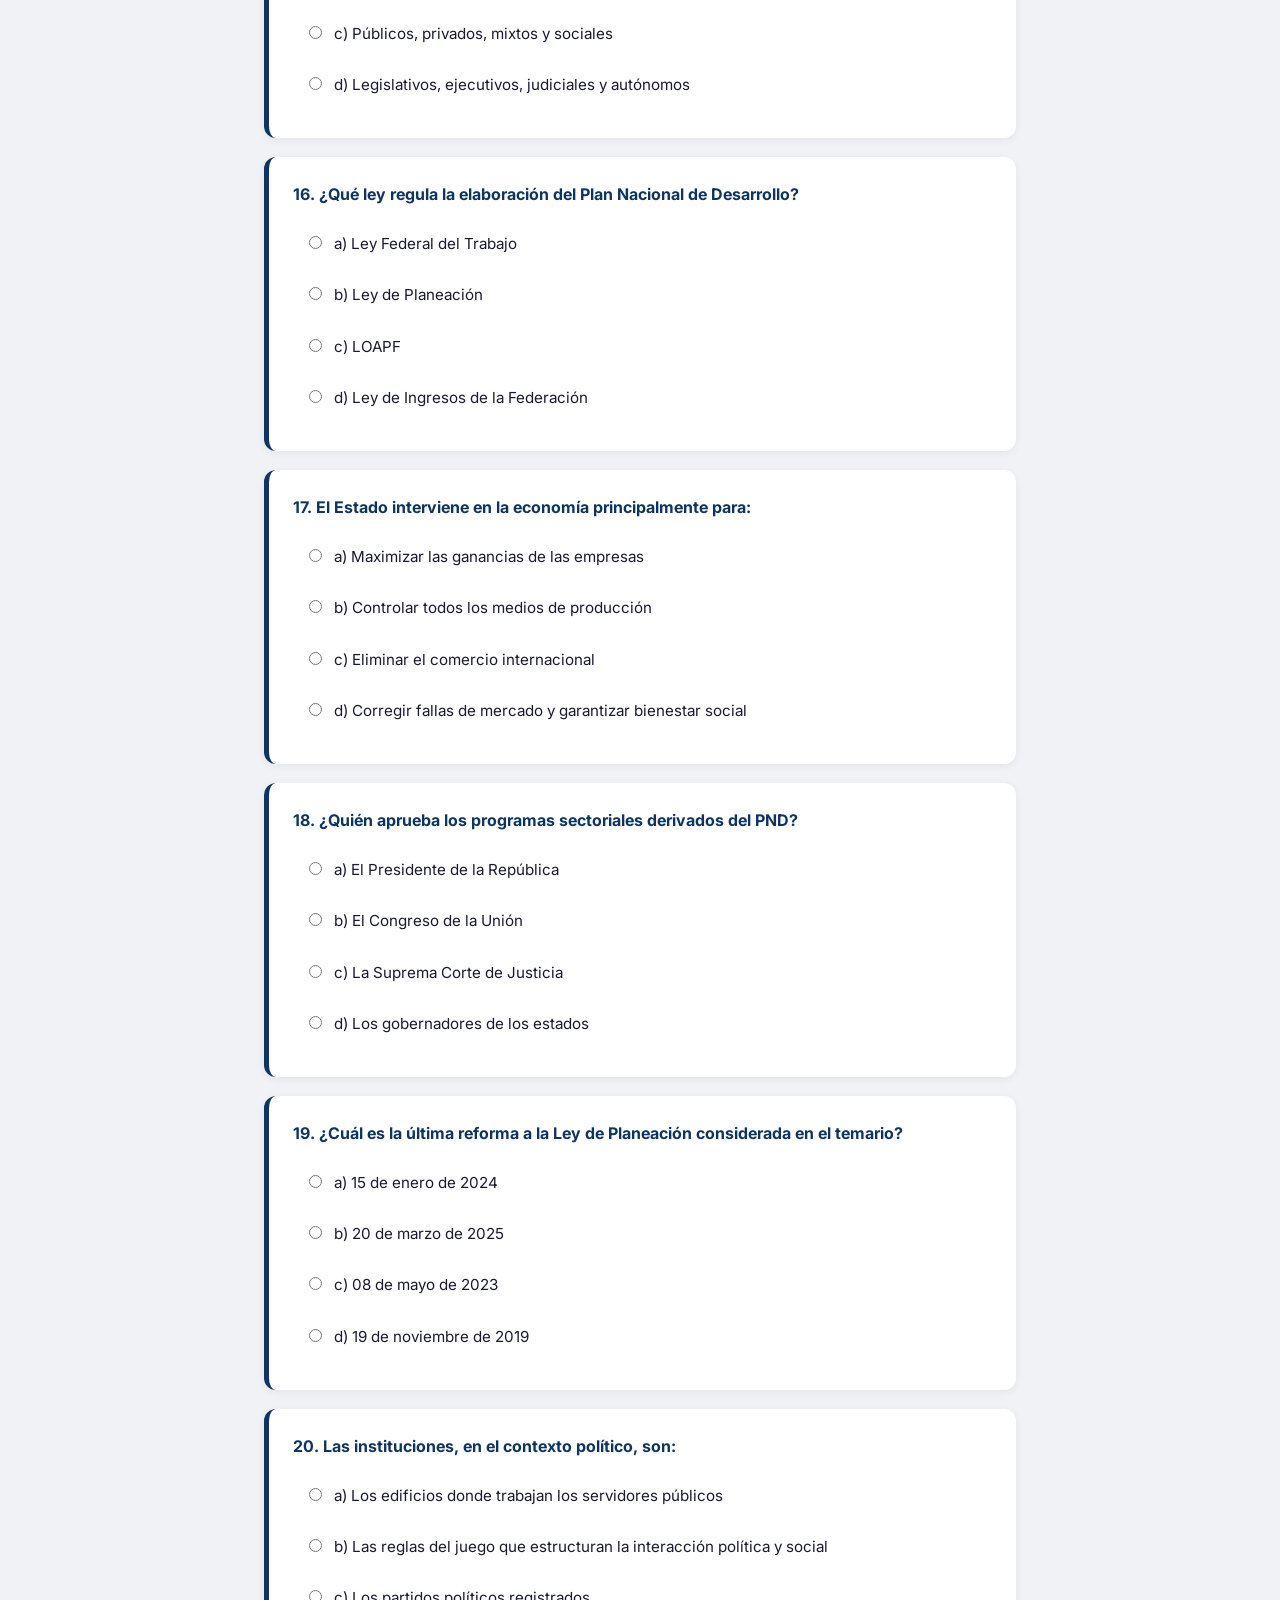
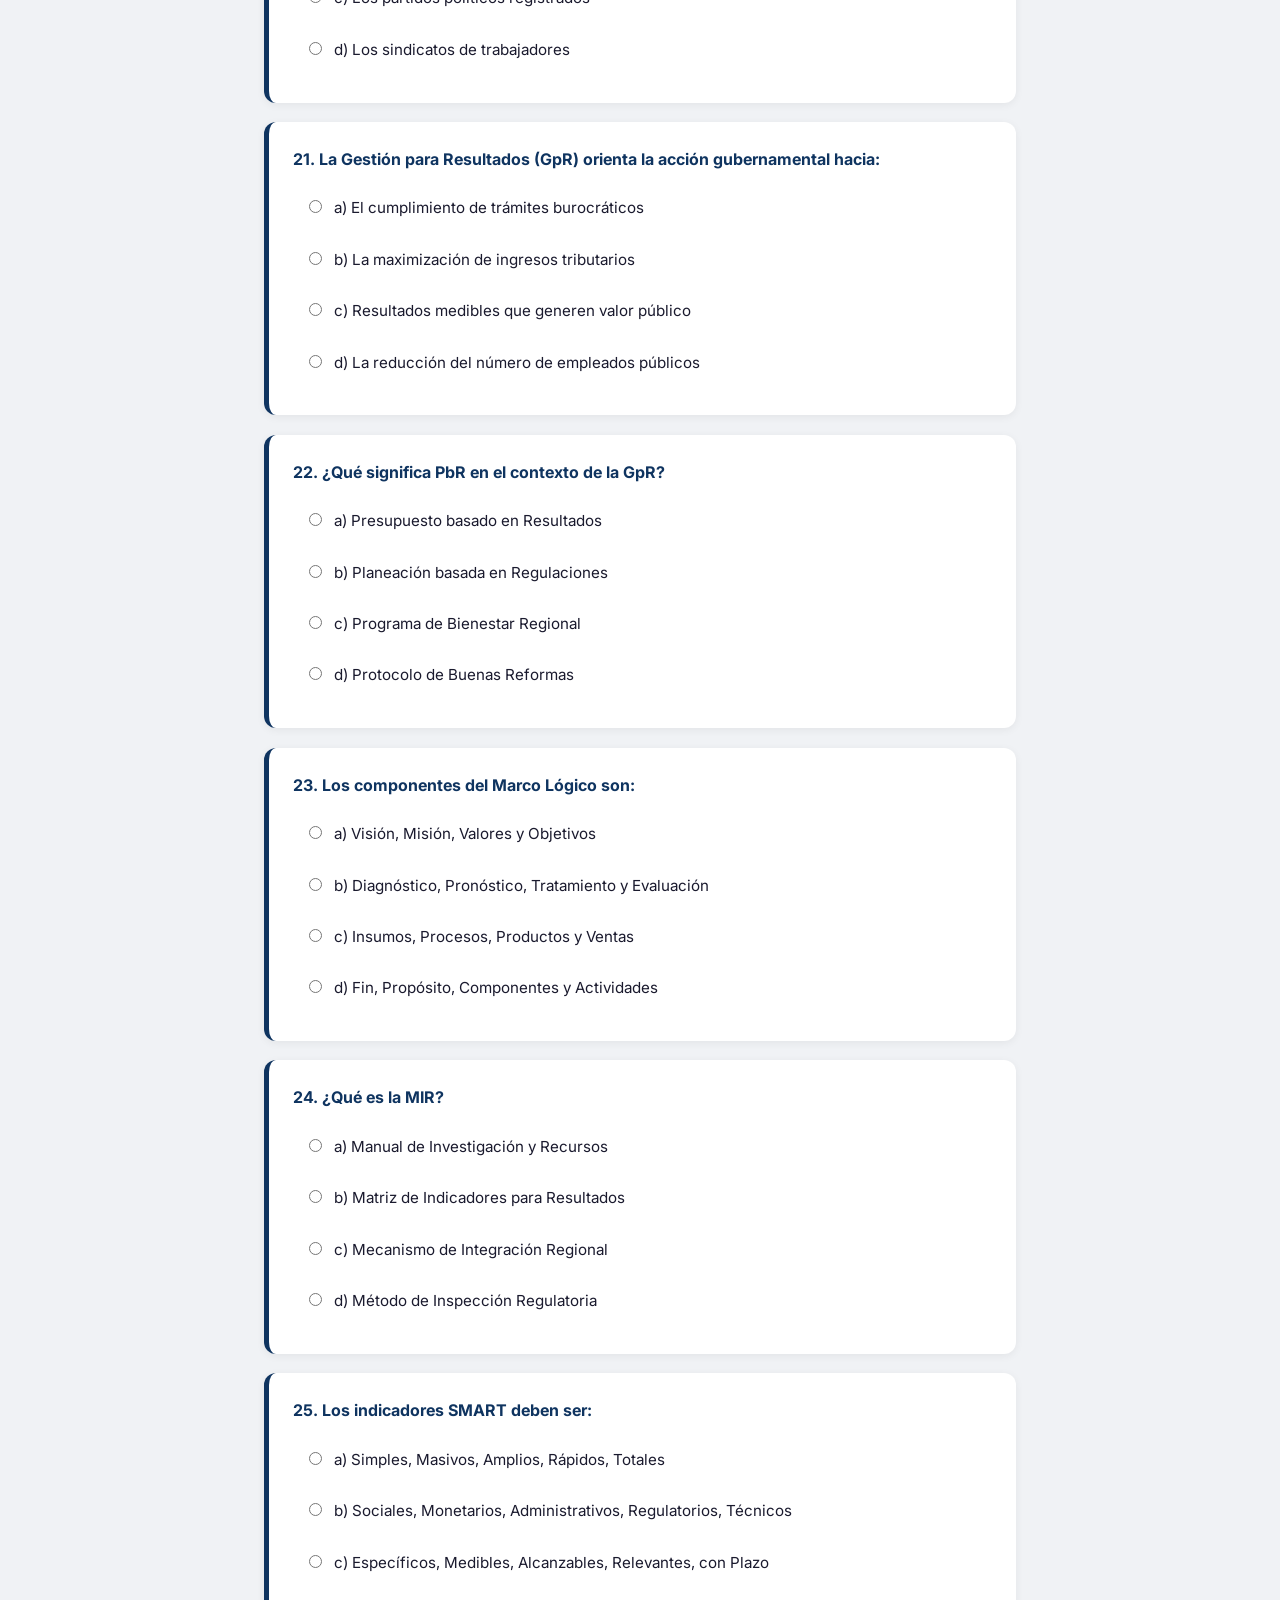
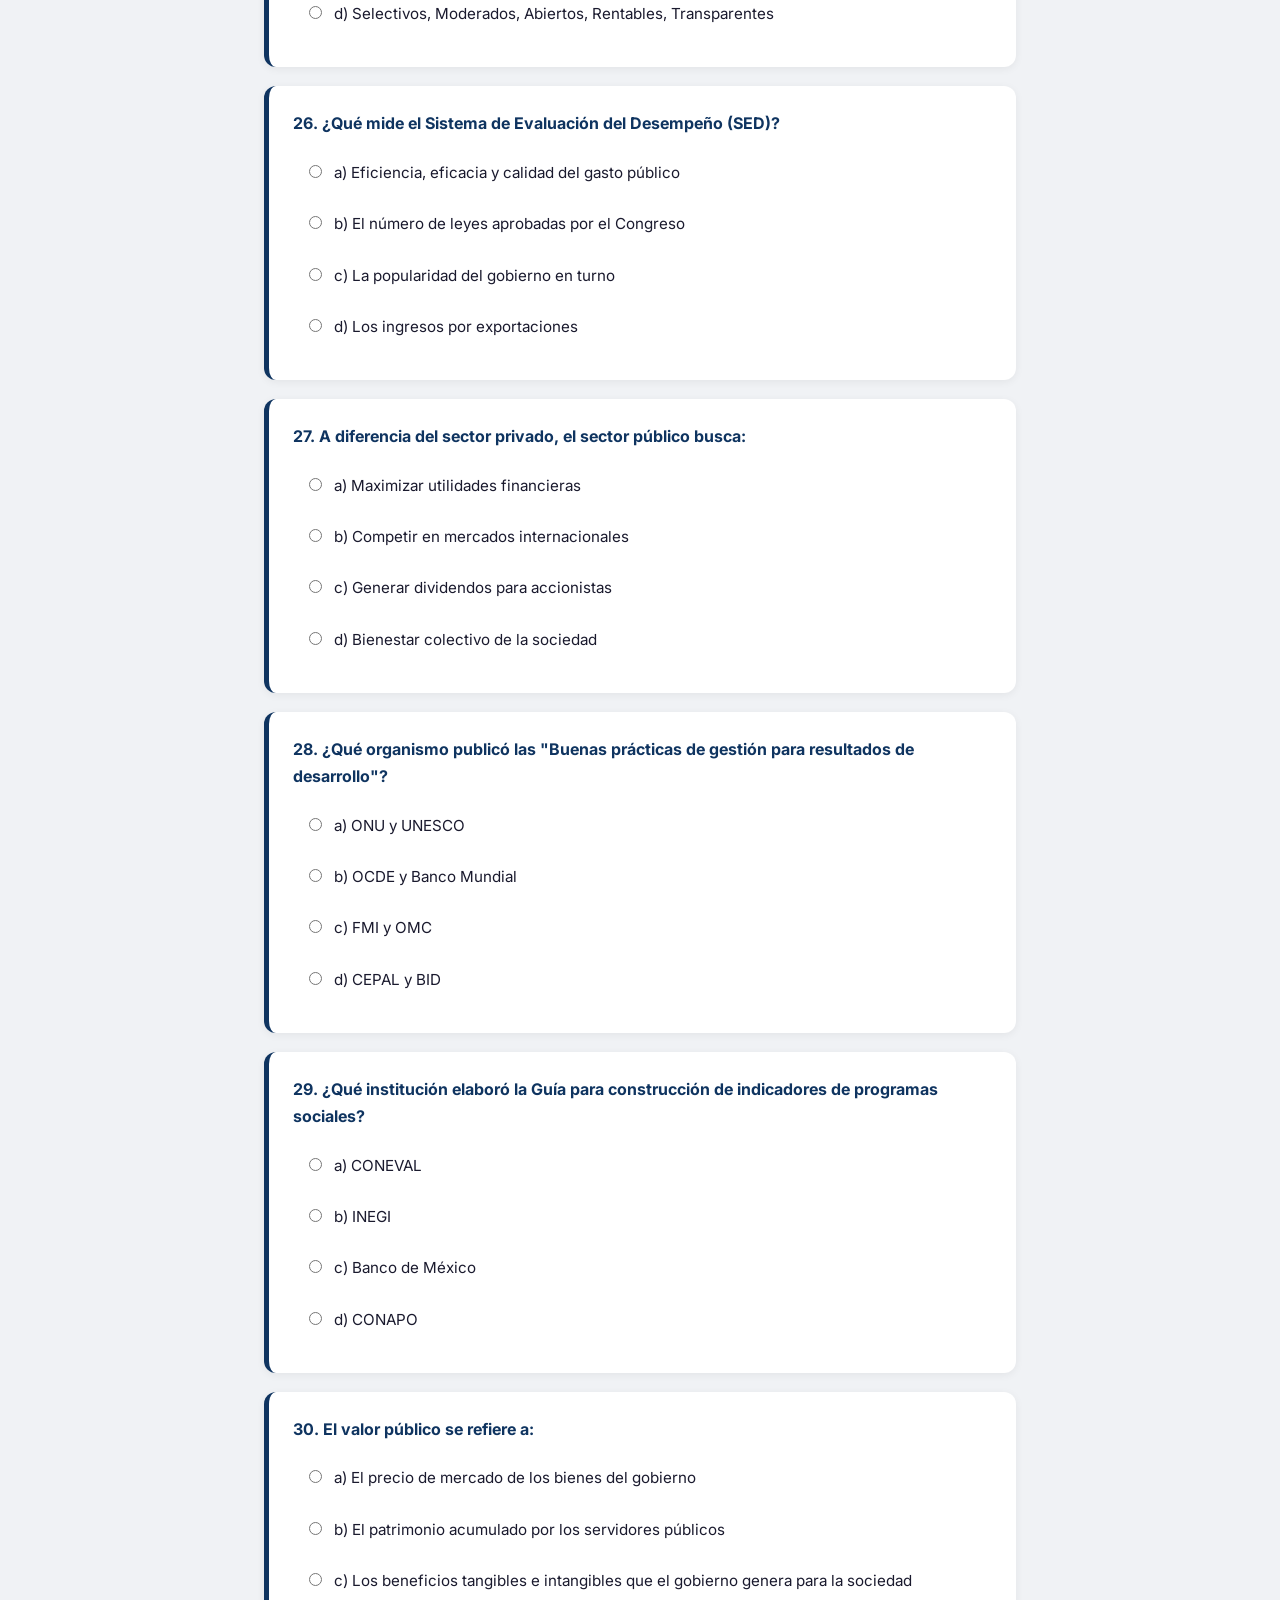
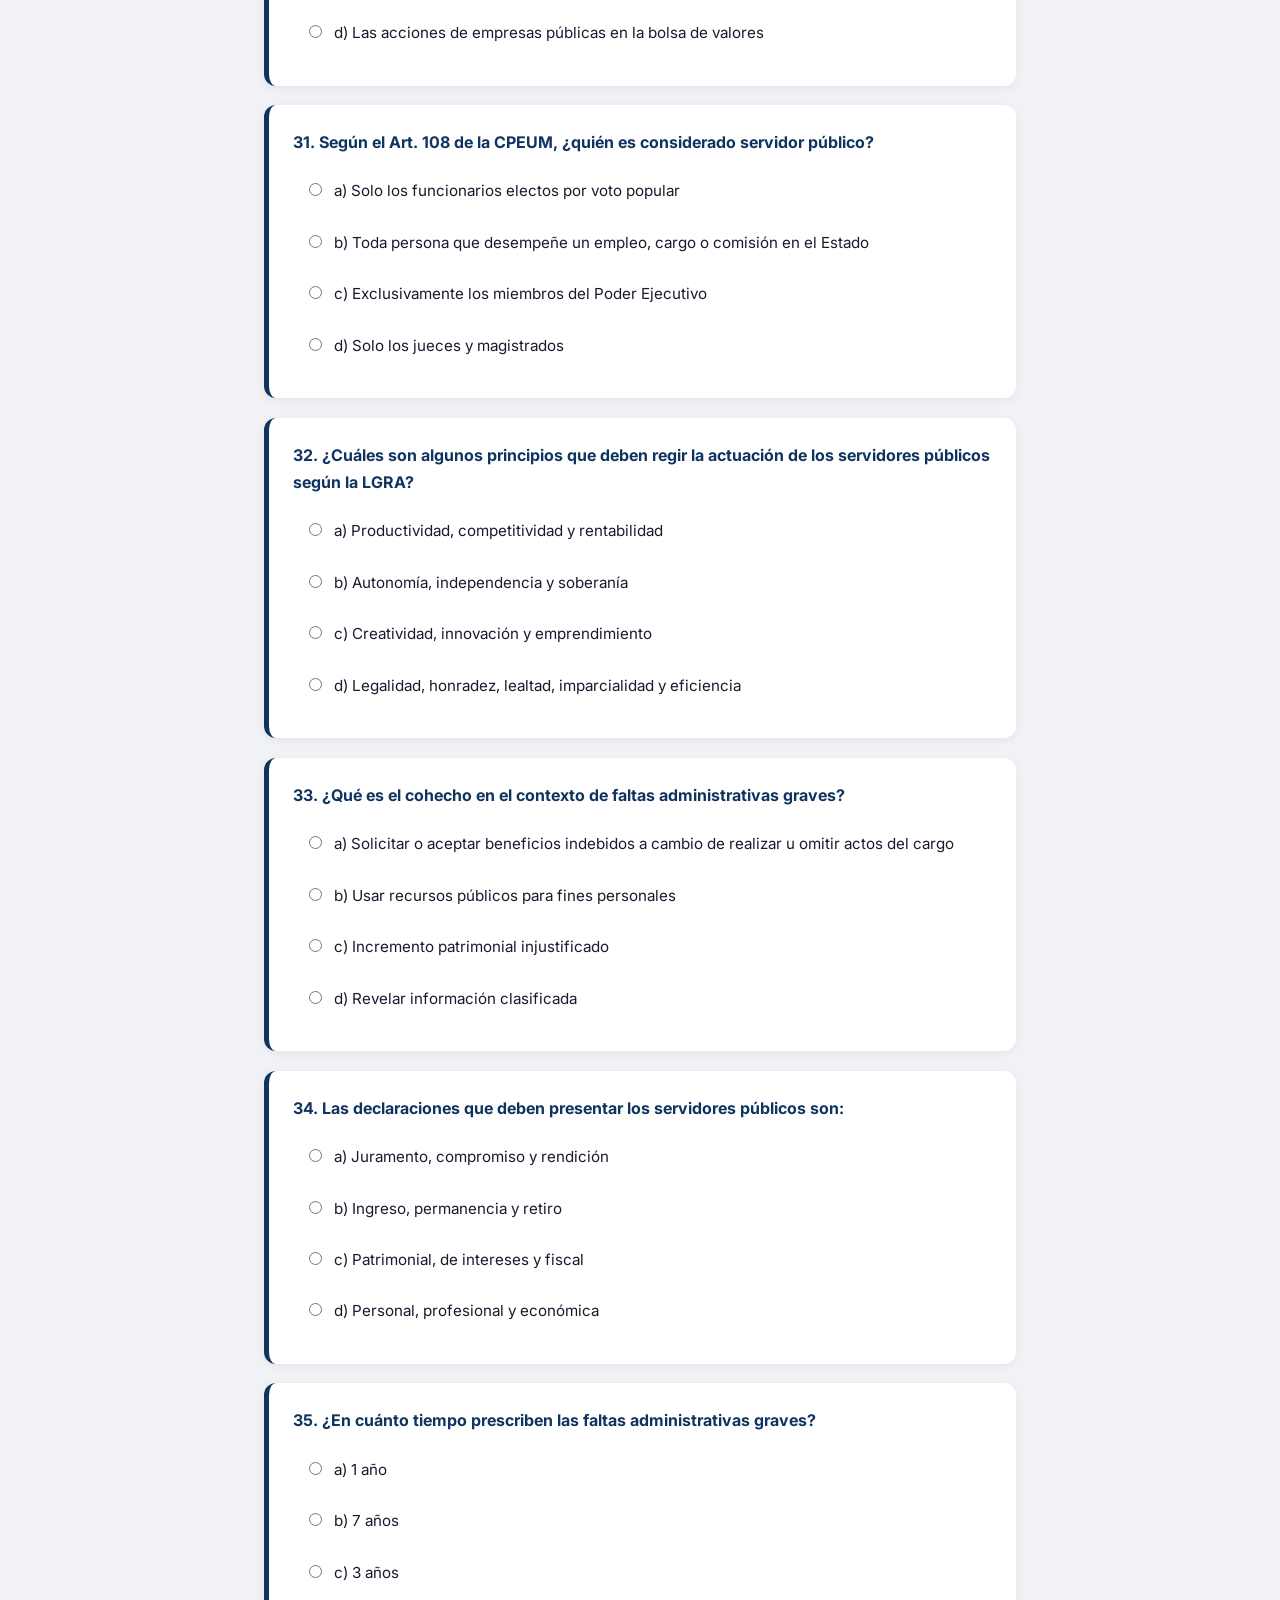
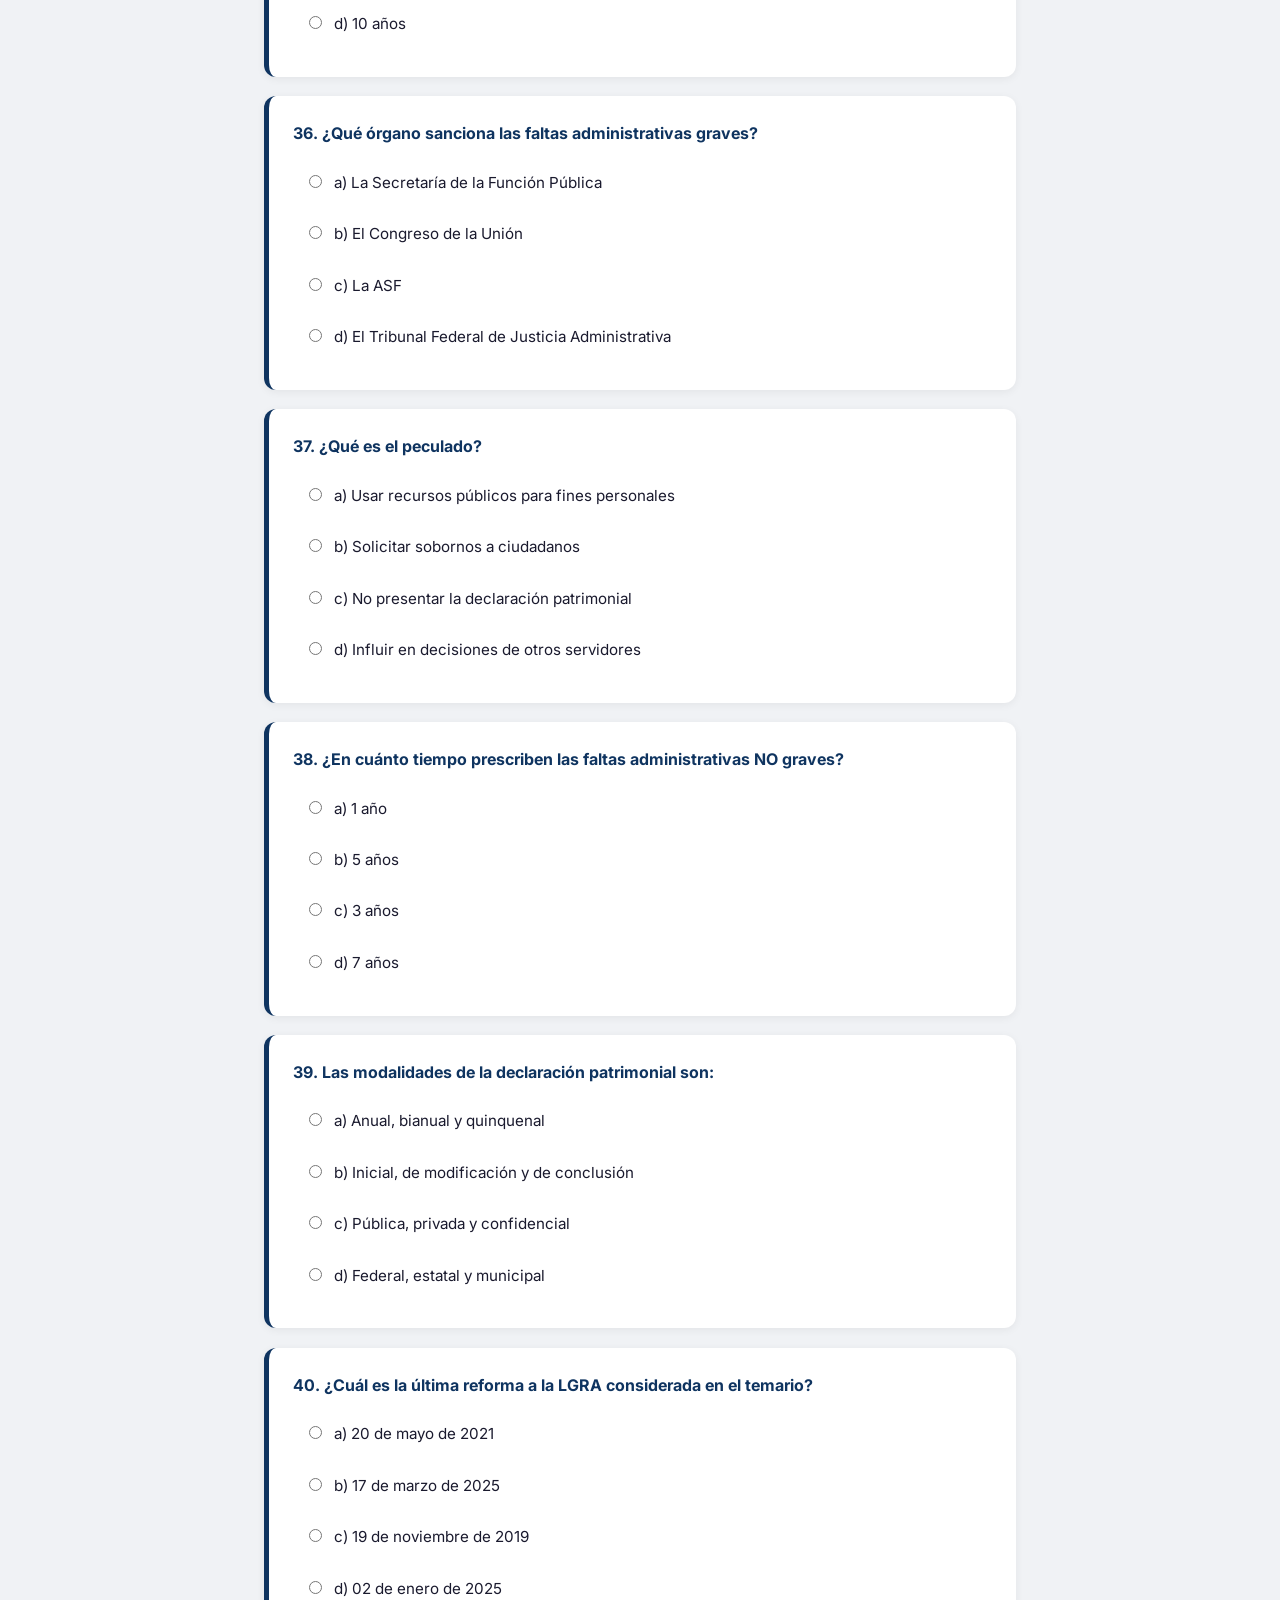
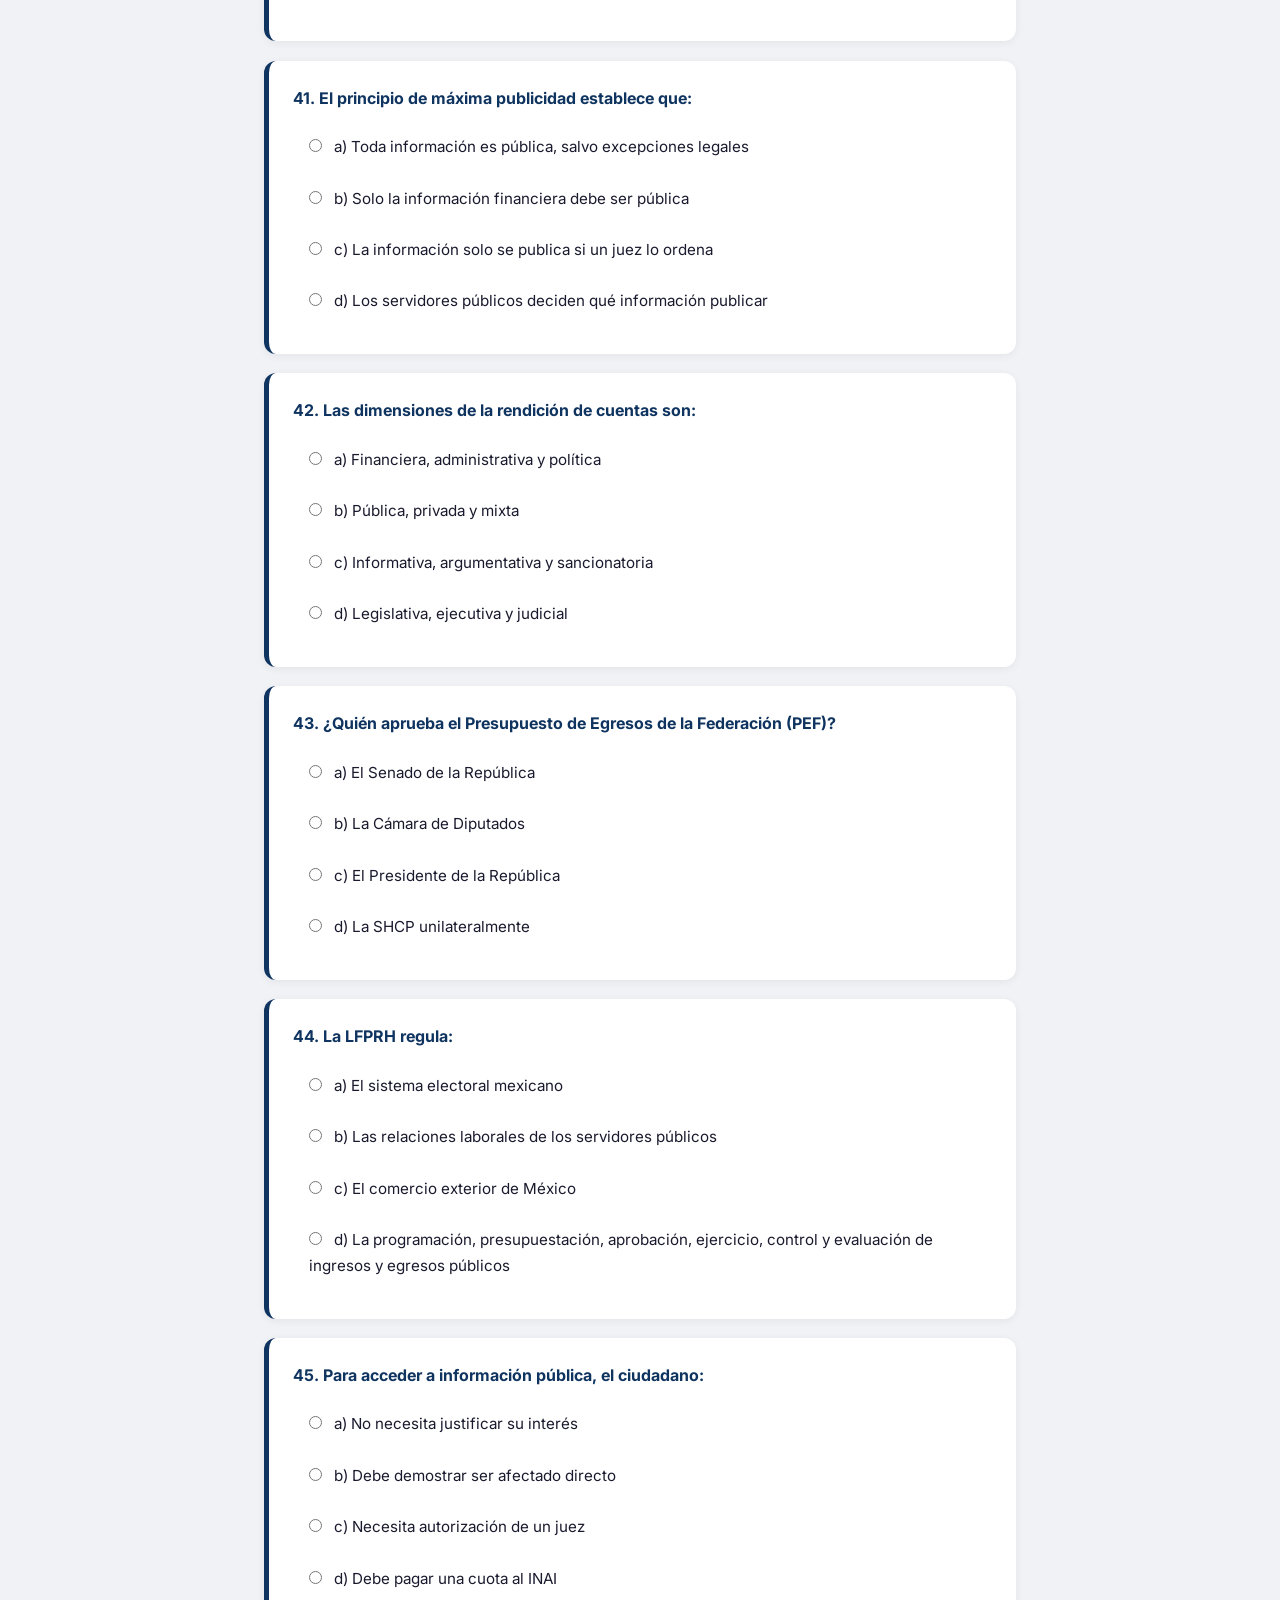
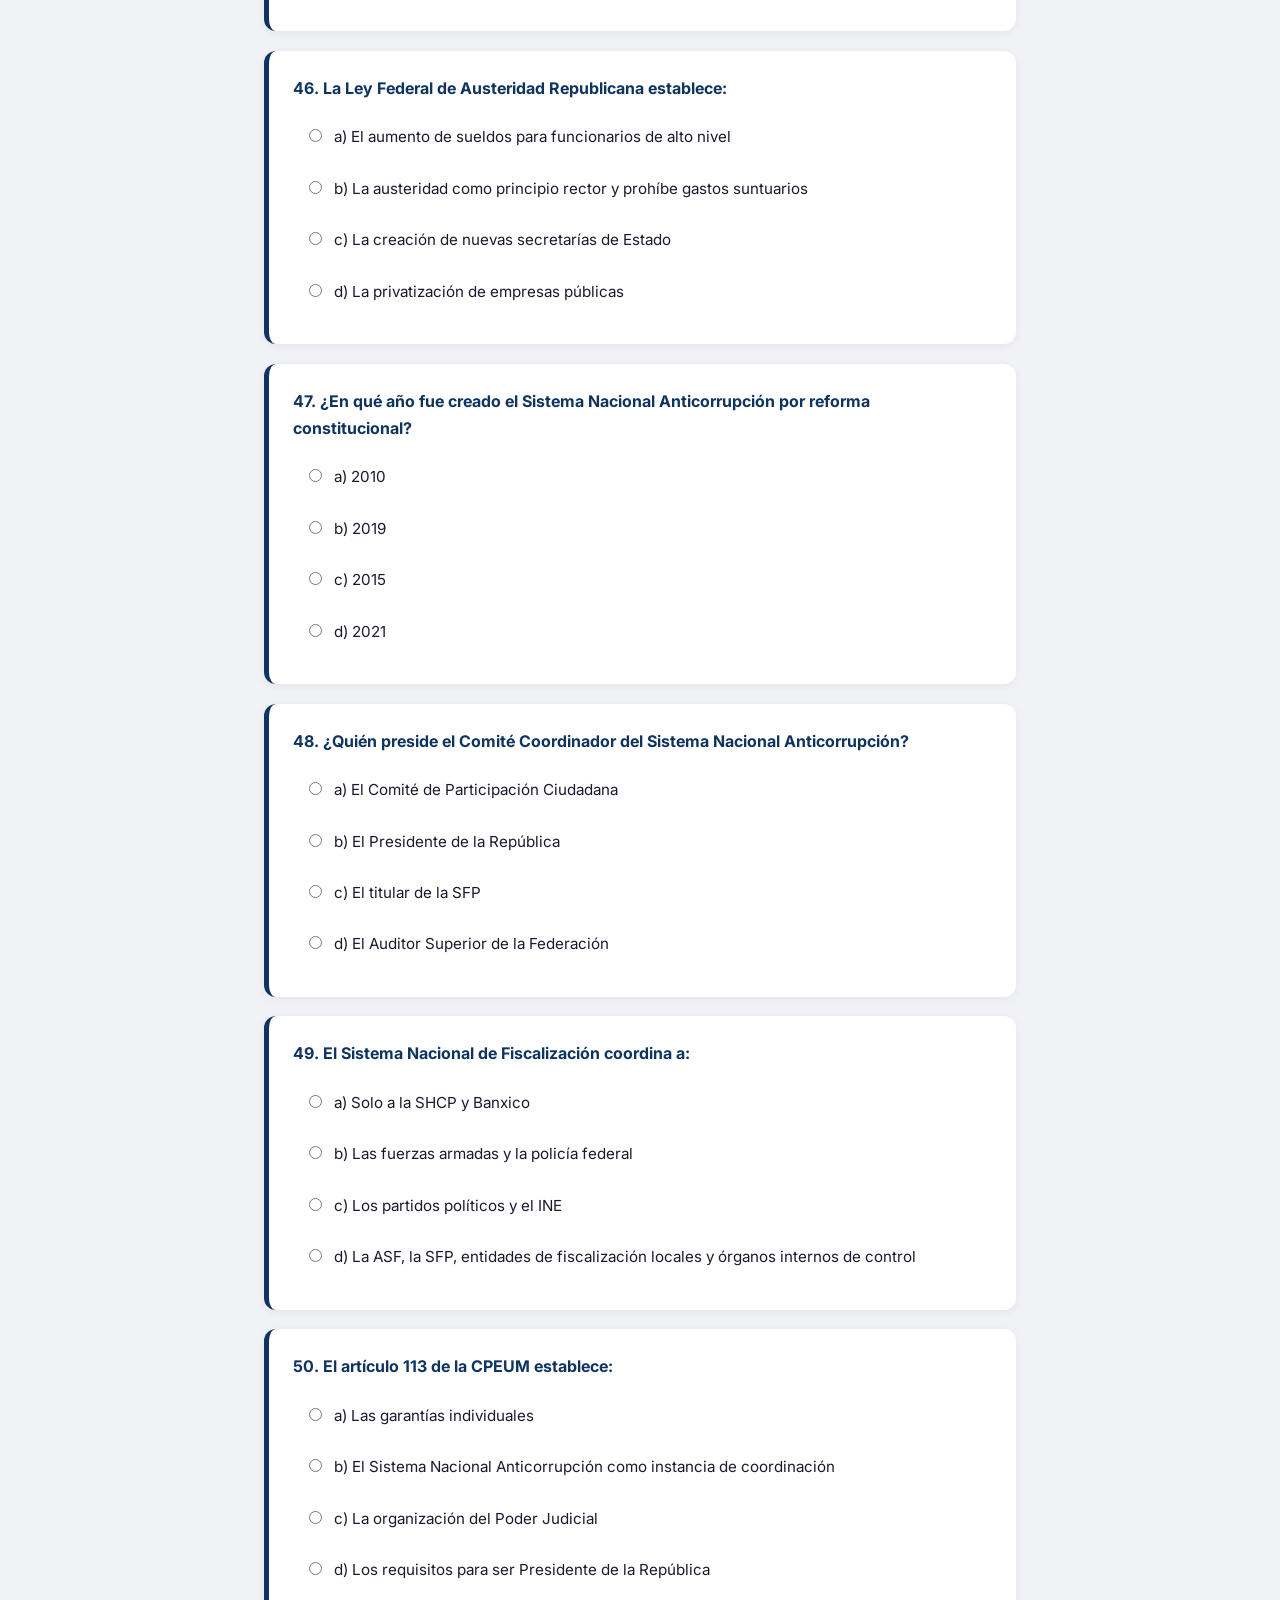
<file: examen.html>
<!DOCTYPE html>
<html lang="es">
<head>
<meta charset="UTF-8">
<meta name="viewport" content="width=device-width, initial-scale=1.0">
<title>Examen de Práctica — Temario APF 2025</title>
<link href="https://fonts.googleapis.com/css2?family=Inter:wght@400;600;700;800&display=swap" rel="stylesheet">
<link rel="stylesheet" href="styles.css">
</head>
<body>

<nav id="navbar">
  <div class="nav-brand">📘 Temario APF 2025</div>
  <div class="nav-links">
    <a href="index.html">Temario</a>
    <a href="#" class="active">Examen</a>
  </div>
</nav>

<div class="progress-bar" id="progressBar"></div>

<div class="exam-container">
  <div class="exam-intro">
    <h2>📝 Examen de Práctica</h2>
    <p>50 preguntas de opción múltiple basadas en el temario APF 2025.<br>Selecciona una respuesta por pregunta y haz clic en <strong>Calificar</strong> al final.</p>
  </div>

  <form id="examForm">

    <!-- PREGUNTAS 1-10: Eje I - Conocimientos Generales APF -->
    <div class="question-card" data-correct="b">
      <h3>1. ¿Cuál es la base constitucional que establece las facultades del Poder Ejecutivo Federal?</h3>
      <label><input type="radio" name="q1" value="a"> a) Artículos 1 al 29</label>
      <label><input type="radio" name="q1" value="b"> b) Artículos 80 al 93</label>
      <label><input type="radio" name="q1" value="c"> c) Artículos 115 al 122</label>
      <label><input type="radio" name="q1" value="d"> d) Artículos 49 al 60</label>
      <div class="result-box"></div>
    </div>

    <div class="question-card" data-correct="c">
      <h3>2. La Administración Pública Federal se divide en:</h3>
      <label><input type="radio" name="q2" value="a"> a) Federal y estatal</label>
      <label><input type="radio" name="q2" value="b"> b) Ejecutiva y legislativa</label>
      <label><input type="radio" name="q2" value="c"> c) Centralizada y paraestatal</label>
      <label><input type="radio" name="q2" value="d"> d) Desconcentrada y autónoma</label>
      <div class="result-box"></div>
    </div>

    <div class="question-card" data-correct="d">
      <h3>3. Según Max Weber, ¿cuáles son los tres tipos de dominación legítima?</h3>
      <label><input type="radio" name="q3" value="a"> a) Democrática, autoritaria y totalitaria</label>
      <label><input type="radio" name="q3" value="b"> b) Militar, religiosa y civil</label>
      <label><input type="radio" name="q3" value="c"> c) Ejecutiva, legislativa y judicial</label>
      <label><input type="radio" name="q3" value="d"> d) Tradicional, carismática y legal-racional</label>
      <div class="result-box"></div>
    </div>

    <div class="question-card" data-correct="a">
      <h3>4. ¿Qué ley establece las bases de organización de la APF centralizada y paraestatal?</h3>
      <label><input type="radio" name="q4" value="a"> a) Ley Orgánica de la Administración Pública Federal (LOAPF)</label>
      <label><input type="radio" name="q4" value="b"> b) Ley de Planeación</label>
      <label><input type="radio" name="q4" value="c"> c) Ley Federal del Trabajo</label>
      <label><input type="radio" name="q4" value="d"> d) Ley General de Responsabilidades Administrativas</label>
      <div class="result-box"></div>
    </div>

    <div class="question-card" data-correct="b">
      <h3>5. ¿Cuáles son los principios de interpretación de derechos humanos según el Art. 1 de la CPEUM?</h3>
      <label><input type="radio" name="q5" value="a"> a) Legalidad, certeza, imparcialidad y objetividad</label>
      <label><input type="radio" name="q5" value="b"> b) Universalidad, interdependencia, indivisibilidad y progresividad</label>
      <label><input type="radio" name="q5" value="c"> c) Eficiencia, eficacia, economía y transparencia</label>
      <label><input type="radio" name="q5" value="d"> d) Honradez, lealtad, disciplina e integridad</label>
      <div class="result-box"></div>
    </div>

    <div class="question-card" data-correct="c">
      <h3>6. ¿Qué órgano es responsable de fiscalizar la Cuenta Pública?</h3>
      <label><input type="radio" name="q6" value="a"> a) La Secretaría de la Función Pública</label>
      <label><input type="radio" name="q6" value="b"> b) El Tribunal Federal de Justicia Administrativa</label>
      <label><input type="radio" name="q6" value="c"> c) La Auditoría Superior de la Federación (ASF)</label>
      <label><input type="radio" name="q6" value="d"> d) La Secretaría de Hacienda y Crédito Público</label>
      <div class="result-box"></div>
    </div>

    <div class="question-card" data-correct="a">
      <h3>7. El proceso administrativo consiste en:</h3>
      <label><input type="radio" name="q7" value="a"> a) Planear, Organizar, Dirigir y Controlar</label>
      <label><input type="radio" name="q7" value="b"> b) Legislar, Ejecutar, Juzgar y Fiscalizar</label>
      <label><input type="radio" name="q7" value="c"> c) Diagnosticar, Implementar, Evaluar y Reportar</label>
      <label><input type="radio" name="q7" value="d"> d) Diseñar, Producir, Vender y Distribuir</label>
      <div class="result-box"></div>
    </div>

    <div class="question-card" data-correct="d">
      <h3>8. ¿Cuál es la última fecha de reforma de la CPEUM considerada en el temario?</h3>
      <label><input type="radio" name="q8" value="a"> a) 5 de febrero de 2024</label>
      <label><input type="radio" name="q8" value="b"> b) 10 de junio de 2011</label>
      <label><input type="radio" name="q8" value="c"> c) 20 de diciembre de 2024</label>
      <label><input type="radio" name="q8" value="d"> d) 17 de marzo de 2025</label>
      <div class="result-box"></div>
    </div>

    <div class="question-card" data-correct="b">
      <h3>9. La Nueva Gestión Pública (NGP) se enfoca principalmente en:</h3>
      <label><input type="radio" name="q9" value="a"> a) Aumentar el número de servidores públicos</label>
      <label><input type="radio" name="q9" value="b"> b) Eficiencia, orientación al ciudadano y rendición de cuentas</label>
      <label><input type="radio" name="q9" value="c"> c) Centralizar todas las decisiones en el Ejecutivo</label>
      <label><input type="radio" name="q9" value="d"> d) Eliminar la burocracia por completo</label>
      <div class="result-box"></div>
    </div>

    <div class="question-card" data-correct="c">
      <h3>10. La ASF es un órgano técnico de:</h3>
      <label><input type="radio" name="q10" value="a"> a) El Senado de la República</label>
      <label><input type="radio" name="q10" value="b"> b) La Presidencia de la República</label>
      <label><input type="radio" name="q10" value="c"> c) La Cámara de Diputados</label>
      <label><input type="radio" name="q10" value="d"> d) La Suprema Corte de Justicia de la Nación</label>
      <div class="result-box"></div>
    </div>

    <!-- PREGUNTAS 11-20: Eje II - PND -->
    <div class="question-card" data-correct="a">
      <h3>11. ¿Qué artículo constitucional establece el Sistema de Planeación Democrática?</h3>
      <label><input type="radio" name="q11" value="a"> a) Artículo 26</label>
      <label><input type="radio" name="q11" value="b"> b) Artículo 73</label>
      <label><input type="radio" name="q11" value="c"> c) Artículo 115</label>
      <label><input type="radio" name="q11" value="d"> d) Artículo 134</label>
      <div class="result-box"></div>
    </div>

    <div class="question-card" data-correct="d">
      <h3>12. El ciclo de las políticas públicas incluye las siguientes fases:</h3>
      <label><input type="radio" name="q12" value="a"> a) Diagnóstico, tratamiento, seguimiento y alta</label>
      <label><input type="radio" name="q12" value="b"> b) Diseño, manufactura, distribución y venta</label>
      <label><input type="radio" name="q12" value="c"> c) Investigación, desarrollo, innovación y patente</label>
      <label><input type="radio" name="q12" value="d"> d) Identificación del problema, formulación, implementación y evaluación</label>
      <div class="result-box"></div>
    </div>

    <div class="question-card" data-correct="b">
      <h3>13. Según Rousseau, el contrato social establece que:</h3>
      <label><input type="radio" name="q13" value="a"> a) El poder reside exclusivamente en el monarca</label>
      <label><input type="radio" name="q13" value="b"> b) Los individuos ceden libertades naturales a cambio de derechos civiles y protección</label>
      <label><input type="radio" name="q13" value="c"> c) La economía debe ser completamente libre sin intervención estatal</label>
      <label><input type="radio" name="q13" value="d"> d) Solo los militares pueden ejercer el gobierno</label>
      <div class="result-box"></div>
    </div>

    <div class="question-card" data-correct="c">
      <h3>14. ¿Qué vigencia tiene el Plan Nacional de Desarrollo?</h3>
      <label><input type="radio" name="q14" value="a"> a) 3 años</label>
      <label><input type="radio" name="q14" value="b"> b) 10 años</label>
      <label><input type="radio" name="q14" value="c"> c) Corresponde a cada sexenio presidencial</label>
      <label><input type="radio" name="q14" value="d"> d) Es permanente y no cambia</label>
      <div class="result-box"></div>
    </div>

    <div class="question-card" data-correct="a">
      <h3>15. Los programas derivados del PND pueden ser:</h3>
      <label><input type="radio" name="q15" value="a"> a) Sectoriales, institucionales, regionales y especiales</label>
      <label><input type="radio" name="q15" value="b"> b) Federales, estatales, municipales y comunitarios</label>
      <label><input type="radio" name="q15" value="c"> c) Públicos, privados, mixtos y sociales</label>
      <label><input type="radio" name="q15" value="d"> d) Legislativos, ejecutivos, judiciales y autónomos</label>
      <div class="result-box"></div>
    </div>

    <div class="question-card" data-correct="b">
      <h3>16. ¿Qué ley regula la elaboración del Plan Nacional de Desarrollo?</h3>
      <label><input type="radio" name="q16" value="a"> a) Ley Federal del Trabajo</label>
      <label><input type="radio" name="q16" value="b"> b) Ley de Planeación</label>
      <label><input type="radio" name="q16" value="c"> c) LOAPF</label>
      <label><input type="radio" name="q16" value="d"> d) Ley de Ingresos de la Federación</label>
      <div class="result-box"></div>
    </div>

    <div class="question-card" data-correct="d">
      <h3>17. El Estado interviene en la economía principalmente para:</h3>
      <label><input type="radio" name="q17" value="a"> a) Maximizar las ganancias de las empresas</label>
      <label><input type="radio" name="q17" value="b"> b) Controlar todos los medios de producción</label>
      <label><input type="radio" name="q17" value="c"> c) Eliminar el comercio internacional</label>
      <label><input type="radio" name="q17" value="d"> d) Corregir fallas de mercado y garantizar bienestar social</label>
      <div class="result-box"></div>
    </div>

    <div class="question-card" data-correct="a">
      <h3>18. ¿Quién aprueba los programas sectoriales derivados del PND?</h3>
      <label><input type="radio" name="q18" value="a"> a) El Presidente de la República</label>
      <label><input type="radio" name="q18" value="b"> b) El Congreso de la Unión</label>
      <label><input type="radio" name="q18" value="c"> c) La Suprema Corte de Justicia</label>
      <label><input type="radio" name="q18" value="d"> d) Los gobernadores de los estados</label>
      <div class="result-box"></div>
    </div>

    <div class="question-card" data-correct="c">
      <h3>19. ¿Cuál es la última reforma a la Ley de Planeación considerada en el temario?</h3>
      <label><input type="radio" name="q19" value="a"> a) 15 de enero de 2024</label>
      <label><input type="radio" name="q19" value="b"> b) 20 de marzo de 2025</label>
      <label><input type="radio" name="q19" value="c"> c) 08 de mayo de 2023</label>
      <label><input type="radio" name="q19" value="d"> d) 19 de noviembre de 2019</label>
      <div class="result-box"></div>
    </div>

    <div class="question-card" data-correct="b">
      <h3>20. Las instituciones, en el contexto político, son:</h3>
      <label><input type="radio" name="q20" value="a"> a) Los edificios donde trabajan los servidores públicos</label>
      <label><input type="radio" name="q20" value="b"> b) Las reglas del juego que estructuran la interacción política y social</label>
      <label><input type="radio" name="q20" value="c"> c) Los partidos políticos registrados</label>
      <label><input type="radio" name="q20" value="d"> d) Los sindicatos de trabajadores</label>
      <div class="result-box"></div>
    </div>

    <!-- PREGUNTAS 21-30: Eje III - GpR -->
    <div class="question-card" data-correct="c">
      <h3>21. La Gestión para Resultados (GpR) orienta la acción gubernamental hacia:</h3>
      <label><input type="radio" name="q21" value="a"> a) El cumplimiento de trámites burocráticos</label>
      <label><input type="radio" name="q21" value="b"> b) La maximización de ingresos tributarios</label>
      <label><input type="radio" name="q21" value="c"> c) Resultados medibles que generen valor público</label>
      <label><input type="radio" name="q21" value="d"> d) La reducción del número de empleados públicos</label>
      <div class="result-box"></div>
    </div>

    <div class="question-card" data-correct="a">
      <h3>22. ¿Qué significa PbR en el contexto de la GpR?</h3>
      <label><input type="radio" name="q22" value="a"> a) Presupuesto basado en Resultados</label>
      <label><input type="radio" name="q22" value="b"> b) Planeación basada en Regulaciones</label>
      <label><input type="radio" name="q22" value="c"> c) Programa de Bienestar Regional</label>
      <label><input type="radio" name="q22" value="d"> d) Protocolo de Buenas Reformas</label>
      <div class="result-box"></div>
    </div>

    <div class="question-card" data-correct="d">
      <h3>23. Los componentes del Marco Lógico son:</h3>
      <label><input type="radio" name="q23" value="a"> a) Visión, Misión, Valores y Objetivos</label>
      <label><input type="radio" name="q23" value="b"> b) Diagnóstico, Pronóstico, Tratamiento y Evaluación</label>
      <label><input type="radio" name="q23" value="c"> c) Insumos, Procesos, Productos y Ventas</label>
      <label><input type="radio" name="q23" value="d"> d) Fin, Propósito, Componentes y Actividades</label>
      <div class="result-box"></div>
    </div>

    <div class="question-card" data-correct="b">
      <h3>24. ¿Qué es la MIR?</h3>
      <label><input type="radio" name="q24" value="a"> a) Manual de Investigación y Recursos</label>
      <label><input type="radio" name="q24" value="b"> b) Matriz de Indicadores para Resultados</label>
      <label><input type="radio" name="q24" value="c"> c) Mecanismo de Integración Regional</label>
      <label><input type="radio" name="q24" value="d"> d) Método de Inspección Regulatoria</label>
      <div class="result-box"></div>
    </div>

    <div class="question-card" data-correct="c">
      <h3>25. Los indicadores SMART deben ser:</h3>
      <label><input type="radio" name="q25" value="a"> a) Simples, Masivos, Amplios, Rápidos, Totales</label>
      <label><input type="radio" name="q25" value="b"> b) Sociales, Monetarios, Administrativos, Regulatorios, Técnicos</label>
      <label><input type="radio" name="q25" value="c"> c) Específicos, Medibles, Alcanzables, Relevantes, con Plazo</label>
      <label><input type="radio" name="q25" value="d"> d) Selectivos, Moderados, Abiertos, Rentables, Transparentes</label>
      <div class="result-box"></div>
    </div>

    <div class="question-card" data-correct="a">
      <h3>26. ¿Qué mide el Sistema de Evaluación del Desempeño (SED)?</h3>
      <label><input type="radio" name="q26" value="a"> a) Eficiencia, eficacia y calidad del gasto público</label>
      <label><input type="radio" name="q26" value="b"> b) El número de leyes aprobadas por el Congreso</label>
      <label><input type="radio" name="q26" value="c"> c) La popularidad del gobierno en turno</label>
      <label><input type="radio" name="q26" value="d"> d) Los ingresos por exportaciones</label>
      <div class="result-box"></div>
    </div>

    <div class="question-card" data-correct="d">
      <h3>27. A diferencia del sector privado, el sector público busca:</h3>
      <label><input type="radio" name="q27" value="a"> a) Maximizar utilidades financieras</label>
      <label><input type="radio" name="q27" value="b"> b) Competir en mercados internacionales</label>
      <label><input type="radio" name="q27" value="c"> c) Generar dividendos para accionistas</label>
      <label><input type="radio" name="q27" value="d"> d) Bienestar colectivo de la sociedad</label>
      <div class="result-box"></div>
    </div>

    <div class="question-card" data-correct="b">
      <h3>28. ¿Qué organismo publicó las "Buenas prácticas de gestión para resultados de desarrollo"?</h3>
      <label><input type="radio" name="q28" value="a"> a) ONU y UNESCO</label>
      <label><input type="radio" name="q28" value="b"> b) OCDE y Banco Mundial</label>
      <label><input type="radio" name="q28" value="c"> c) FMI y OMC</label>
      <label><input type="radio" name="q28" value="d"> d) CEPAL y BID</label>
      <div class="result-box"></div>
    </div>

    <div class="question-card" data-correct="a">
      <h3>29. ¿Qué institución elaboró la Guía para construcción de indicadores de programas sociales?</h3>
      <label><input type="radio" name="q29" value="a"> a) CONEVAL</label>
      <label><input type="radio" name="q29" value="b"> b) INEGI</label>
      <label><input type="radio" name="q29" value="c"> c) Banco de México</label>
      <label><input type="radio" name="q29" value="d"> d) CONAPO</label>
      <div class="result-box"></div>
    </div>

    <div class="question-card" data-correct="c">
      <h3>30. El valor público se refiere a:</h3>
      <label><input type="radio" name="q30" value="a"> a) El precio de mercado de los bienes del gobierno</label>
      <label><input type="radio" name="q30" value="b"> b) El patrimonio acumulado por los servidores públicos</label>
      <label><input type="radio" name="q30" value="c"> c) Los beneficios tangibles e intangibles que el gobierno genera para la sociedad</label>
      <label><input type="radio" name="q30" value="d"> d) Las acciones de empresas públicas en la bolsa de valores</label>
      <div class="result-box"></div>
    </div>

    <!-- PREGUNTAS 31-40: Eje IV - Responsabilidades -->
    <div class="question-card" data-correct="b">
      <h3>31. Según el Art. 108 de la CPEUM, ¿quién es considerado servidor público?</h3>
      <label><input type="radio" name="q31" value="a"> a) Solo los funcionarios electos por voto popular</label>
      <label><input type="radio" name="q31" value="b"> b) Toda persona que desempeñe un empleo, cargo o comisión en el Estado</label>
      <label><input type="radio" name="q31" value="c"> c) Exclusivamente los miembros del Poder Ejecutivo</label>
      <label><input type="radio" name="q31" value="d"> d) Solo los jueces y magistrados</label>
      <div class="result-box"></div>
    </div>

    <div class="question-card" data-correct="d">
      <h3>32. ¿Cuáles son algunos principios que deben regir la actuación de los servidores públicos según la LGRA?</h3>
      <label><input type="radio" name="q32" value="a"> a) Productividad, competitividad y rentabilidad</label>
      <label><input type="radio" name="q32" value="b"> b) Autonomía, independencia y soberanía</label>
      <label><input type="radio" name="q32" value="c"> c) Creatividad, innovación y emprendimiento</label>
      <label><input type="radio" name="q32" value="d"> d) Legalidad, honradez, lealtad, imparcialidad y eficiencia</label>
      <div class="result-box"></div>
    </div>

    <div class="question-card" data-correct="a">
      <h3>33. ¿Qué es el cohecho en el contexto de faltas administrativas graves?</h3>
      <label><input type="radio" name="q33" value="a"> a) Solicitar o aceptar beneficios indebidos a cambio de realizar u omitir actos del cargo</label>
      <label><input type="radio" name="q33" value="b"> b) Usar recursos públicos para fines personales</label>
      <label><input type="radio" name="q33" value="c"> c) Incremento patrimonial injustificado</label>
      <label><input type="radio" name="q33" value="d"> d) Revelar información clasificada</label>
      <div class="result-box"></div>
    </div>

    <div class="question-card" data-correct="c">
      <h3>34. Las declaraciones que deben presentar los servidores públicos son:</h3>
      <label><input type="radio" name="q34" value="a"> a) Juramento, compromiso y rendición</label>
      <label><input type="radio" name="q34" value="b"> b) Ingreso, permanencia y retiro</label>
      <label><input type="radio" name="q34" value="c"> c) Patrimonial, de intereses y fiscal</label>
      <label><input type="radio" name="q34" value="d"> d) Personal, profesional y económica</label>
      <div class="result-box"></div>
    </div>

    <div class="question-card" data-correct="b">
      <h3>35. ¿En cuánto tiempo prescriben las faltas administrativas graves?</h3>
      <label><input type="radio" name="q35" value="a"> a) 1 año</label>
      <label><input type="radio" name="q35" value="b"> b) 7 años</label>
      <label><input type="radio" name="q35" value="c"> c) 3 años</label>
      <label><input type="radio" name="q35" value="d"> d) 10 años</label>
      <div class="result-box"></div>
    </div>

    <div class="question-card" data-correct="d">
      <h3>36. ¿Qué órgano sanciona las faltas administrativas graves?</h3>
      <label><input type="radio" name="q36" value="a"> a) La Secretaría de la Función Pública</label>
      <label><input type="radio" name="q36" value="b"> b) El Congreso de la Unión</label>
      <label><input type="radio" name="q36" value="c"> c) La ASF</label>
      <label><input type="radio" name="q36" value="d"> d) El Tribunal Federal de Justicia Administrativa</label>
      <div class="result-box"></div>
    </div>

    <div class="question-card" data-correct="a">
      <h3>37. ¿Qué es el peculado?</h3>
      <label><input type="radio" name="q37" value="a"> a) Usar recursos públicos para fines personales</label>
      <label><input type="radio" name="q37" value="b"> b) Solicitar sobornos a ciudadanos</label>
      <label><input type="radio" name="q37" value="c"> c) No presentar la declaración patrimonial</label>
      <label><input type="radio" name="q37" value="d"> d) Influir en decisiones de otros servidores</label>
      <div class="result-box"></div>
    </div>

    <div class="question-card" data-correct="c">
      <h3>38. ¿En cuánto tiempo prescriben las faltas administrativas NO graves?</h3>
      <label><input type="radio" name="q38" value="a"> a) 1 año</label>
      <label><input type="radio" name="q38" value="b"> b) 5 años</label>
      <label><input type="radio" name="q38" value="c"> c) 3 años</label>
      <label><input type="radio" name="q38" value="d"> d) 7 años</label>
      <div class="result-box"></div>
    </div>

    <div class="question-card" data-correct="b">
      <h3>39. Las modalidades de la declaración patrimonial son:</h3>
      <label><input type="radio" name="q39" value="a"> a) Anual, bianual y quinquenal</label>
      <label><input type="radio" name="q39" value="b"> b) Inicial, de modificación y de conclusión</label>
      <label><input type="radio" name="q39" value="c"> c) Pública, privada y confidencial</label>
      <label><input type="radio" name="q39" value="d"> d) Federal, estatal y municipal</label>
      <div class="result-box"></div>
    </div>

    <div class="question-card" data-correct="d">
      <h3>40. ¿Cuál es la última reforma a la LGRA considerada en el temario?</h3>
      <label><input type="radio" name="q40" value="a"> a) 20 de mayo de 2021</label>
      <label><input type="radio" name="q40" value="b"> b) 17 de marzo de 2025</label>
      <label><input type="radio" name="q40" value="c"> c) 19 de noviembre de 2019</label>
      <label><input type="radio" name="q40" value="d"> d) 02 de enero de 2025</label>
      <div class="result-box"></div>
    </div>

    <!-- PREGUNTAS 41-45: Eje V - Transparencia -->
    <div class="question-card" data-correct="a">
      <h3>41. El principio de máxima publicidad establece que:</h3>
      <label><input type="radio" name="q41" value="a"> a) Toda información es pública, salvo excepciones legales</label>
      <label><input type="radio" name="q41" value="b"> b) Solo la información financiera debe ser pública</label>
      <label><input type="radio" name="q41" value="c"> c) La información solo se publica si un juez lo ordena</label>
      <label><input type="radio" name="q41" value="d"> d) Los servidores públicos deciden qué información publicar</label>
      <div class="result-box"></div>
    </div>

    <div class="question-card" data-correct="c">
      <h3>42. Las dimensiones de la rendición de cuentas son:</h3>
      <label><input type="radio" name="q42" value="a"> a) Financiera, administrativa y política</label>
      <label><input type="radio" name="q42" value="b"> b) Pública, privada y mixta</label>
      <label><input type="radio" name="q42" value="c"> c) Informativa, argumentativa y sancionatoria</label>
      <label><input type="radio" name="q42" value="d"> d) Legislativa, ejecutiva y judicial</label>
      <div class="result-box"></div>
    </div>

    <div class="question-card" data-correct="b">
      <h3>43. ¿Quién aprueba el Presupuesto de Egresos de la Federación (PEF)?</h3>
      <label><input type="radio" name="q43" value="a"> a) El Senado de la República</label>
      <label><input type="radio" name="q43" value="b"> b) La Cámara de Diputados</label>
      <label><input type="radio" name="q43" value="c"> c) El Presidente de la República</label>
      <label><input type="radio" name="q43" value="d"> d) La SHCP unilateralmente</label>
      <div class="result-box"></div>
    </div>

    <div class="question-card" data-correct="d">
      <h3>44. La LFPRH regula:</h3>
      <label><input type="radio" name="q44" value="a"> a) El sistema electoral mexicano</label>
      <label><input type="radio" name="q44" value="b"> b) Las relaciones laborales de los servidores públicos</label>
      <label><input type="radio" name="q44" value="c"> c) El comercio exterior de México</label>
      <label><input type="radio" name="q44" value="d"> d) La programación, presupuestación, aprobación, ejercicio, control y evaluación de ingresos y egresos públicos</label>
      <div class="result-box"></div>
    </div>

    <div class="question-card" data-correct="a">
      <h3>45. Para acceder a información pública, el ciudadano:</h3>
      <label><input type="radio" name="q45" value="a"> a) No necesita justificar su interés</label>
      <label><input type="radio" name="q45" value="b"> b) Debe demostrar ser afectado directo</label>
      <label><input type="radio" name="q45" value="c"> c) Necesita autorización de un juez</label>
      <label><input type="radio" name="q45" value="d"> d) Debe pagar una cuota al INAI</label>
      <div class="result-box"></div>
    </div>

    <!-- PREGUNTAS 46-50: Eje VI - Combate a la corrupción -->
    <div class="question-card" data-correct="b">
      <h3>46. La Ley Federal de Austeridad Republicana establece:</h3>
      <label><input type="radio" name="q46" value="a"> a) El aumento de sueldos para funcionarios de alto nivel</label>
      <label><input type="radio" name="q46" value="b"> b) La austeridad como principio rector y prohíbe gastos suntuarios</label>
      <label><input type="radio" name="q46" value="c"> c) La creación de nuevas secretarías de Estado</label>
      <label><input type="radio" name="q46" value="d"> d) La privatización de empresas públicas</label>
      <div class="result-box"></div>
    </div>

    <div class="question-card" data-correct="c">
      <h3>47. ¿En qué año fue creado el Sistema Nacional Anticorrupción por reforma constitucional?</h3>
      <label><input type="radio" name="q47" value="a"> a) 2010</label>
      <label><input type="radio" name="q47" value="b"> b) 2019</label>
      <label><input type="radio" name="q47" value="c"> c) 2015</label>
      <label><input type="radio" name="q47" value="d"> d) 2021</label>
      <div class="result-box"></div>
    </div>

    <div class="question-card" data-correct="a">
      <h3>48. ¿Quién preside el Comité Coordinador del Sistema Nacional Anticorrupción?</h3>
      <label><input type="radio" name="q48" value="a"> a) El Comité de Participación Ciudadana</label>
      <label><input type="radio" name="q48" value="b"> b) El Presidente de la República</label>
      <label><input type="radio" name="q48" value="c"> c) El titular de la SFP</label>
      <label><input type="radio" name="q48" value="d"> d) El Auditor Superior de la Federación</label>
      <div class="result-box"></div>
    </div>

    <div class="question-card" data-correct="d">
      <h3>49. El Sistema Nacional de Fiscalización coordina a:</h3>
      <label><input type="radio" name="q49" value="a"> a) Solo a la SHCP y Banxico</label>
      <label><input type="radio" name="q49" value="b"> b) Las fuerzas armadas y la policía federal</label>
      <label><input type="radio" name="q49" value="c"> c) Los partidos políticos y el INE</label>
      <label><input type="radio" name="q49" value="d"> d) La ASF, la SFP, entidades de fiscalización locales y órganos internos de control</label>
      <div class="result-box"></div>
    </div>

    <div class="question-card" data-correct="b">
      <h3>50. El artículo 113 de la CPEUM establece:</h3>
      <label><input type="radio" name="q50" value="a"> a) Las garantías individuales</label>
      <label><input type="radio" name="q50" value="b"> b) El Sistema Nacional Anticorrupción como instancia de coordinación</label>
      <label><input type="radio" name="q50" value="c"> c) La organización del Poder Judicial</label>
      <label><input type="radio" name="q50" value="d"> d) Los requisitos para ser Presidente de la República</label>
      <div class="result-box"></div>
    </div>

    <button type="button" id="btn-submit" onclick="calificar()">📊 Calificar Examen</button>
  </form>

  <div id="exam-results">
    <h2>Resultado Final</h2>
    <div class="score" id="scoreNum"></div>
    <p id="scoreText"></p>
    <button class="btn-primary" onclick="location.reload()" style="margin-top:1rem;">🔄 Reintentar</button>
  </div>
</div>

<footer>
  <p>📘 Guía de Estudio — Temario APF Unificado 2025 | Servicio Profesional de Carrera</p>
</footer>

<script>
function calificar() {
  const cards = document.querySelectorAll('.question-card');
  let correct = 0;
  let total = cards.length;

  cards.forEach((card, i) => {
    const correctAnswer = card.dataset.correct;
    const selected = card.querySelector(`input[name="q${i+1}"]:checked`);
    const resultBox = card.querySelector('.result-box');

    if (selected && selected.value === correctAnswer) {
      correct++;
      resultBox.className = 'result-box correct';
      resultBox.textContent = '✅ ¡Correcto!';
    } else {
      resultBox.className = 'result-box incorrect';
      const correctLabel = card.querySelector(`input[value="${correctAnswer}"]`).parentElement.textContent.trim();
      resultBox.textContent = selected
        ? `❌ Incorrecto. Respuesta correcta: ${correctLabel}`
        : `⚠️ Sin respuesta. Respuesta correcta: ${correctLabel}`;
    }
  });

  const pct = Math.round((correct / total) * 100);
  document.getElementById('scoreNum').textContent = `${correct} / ${total}`;
  document.getElementById('scoreText').textContent =
    pct >= 80 ? `🎉 ¡Excelente! Obtuviste ${pct}%` :
    pct >= 60 ? `👍 Bien, obtuviste ${pct}%. ¡Sigue estudiando!` :
    `📖 Obtuviste ${pct}%. Te recomendamos repasar el temario.`;
  document.getElementById('exam-results').style.display = 'block';
  document.getElementById('btn-submit').style.display = 'none';

  window.scrollTo({ top: document.getElementById('exam-results').offsetTop - 80, behavior: 'smooth' });
}

// Progress bar
window.addEventListener('scroll', () => {
  const h = document.documentElement.scrollHeight - window.innerHeight;
  const pct = (window.scrollY / h) * 100;
  document.getElementById('progressBar').style.width = pct + '%';
});
</script>

</body>
</html>
</file>
<file: styles.css>
/* === RESET & BASE === */
*, *::before, *::after { box-sizing: border-box; margin: 0; padding: 0; }
html { scroll-behavior: smooth; }
body {
  font-family: 'Inter', system-ui, sans-serif;
  line-height: 1.7;
  color: #1a1a2e;
  background: #f0f2f5;
}

/* === NAV === */
#navbar {
  position: sticky; top: 0; z-index: 100;
  display: flex; justify-content: space-between; align-items: center;
  padding: 1rem 2rem;
  background: #0f3460;
  box-shadow: 0 2px 10px rgba(0,0,0,.2);
}
.nav-brand { color: #fff; font-weight: 800; font-size: 1.2rem; }
.nav-links a {
  color: #e0e0e0; text-decoration: none; margin-left: 1.5rem;
  font-weight: 600; transition: color .2s;
}
.nav-links a:hover { color: #e94560; }

/* === HERO === */
.hero {
  background: linear-gradient(135deg, #0f3460 0%, #16213e 50%, #1a1a2e 100%);
  color: #fff;
  text-align: center;
  padding: 5rem 2rem 4rem;
}
.hero h1 { font-size: 2.8rem; font-weight: 800; margin-bottom: .5rem; }
.hero h2 { font-size: 1.3rem; font-weight: 400; opacity: .85; margin-bottom: .3rem; }
.hero p { opacity: .7; margin-bottom: 2rem; }
.btn-primary, .btn-secondary {
  display: inline-block; padding: .8rem 2rem; border-radius: 8px;
  font-weight: 700; text-decoration: none; margin: .5rem; transition: all .2s;
}
.btn-primary { background: #e94560; color: #fff; }
.btn-primary:hover { background: #c73550; transform: translateY(-2px); }
.btn-secondary { background: transparent; color: #fff; border: 2px solid #e94560; }
.btn-secondary:hover { background: #e94560; }

/* === MAIN === */
main { max-width: 900px; margin: 2rem auto; padding: 0 1.5rem 4rem; }
.section-title { font-size: 2rem; font-weight: 800; text-align: center; margin-bottom: .3rem; color: #0f3460; }
.section-subtitle { text-align: center; color: #555; margin-bottom: 2rem; }

/* === CARDS (details) === */
.tema-card {
  background: #fff;
  border-radius: 12px;
  margin-bottom: 1.2rem;
  box-shadow: 0 2px 8px rgba(0,0,0,.06);
  overflow: hidden;
  border-left: 5px solid #0f3460;
}
.tema-card summary {
  padding: 1.2rem 1.5rem;
  font-weight: 700; font-size: 1.1rem;
  cursor: pointer;
  list-style: none;
  display: flex; align-items: center; gap: .8rem;
  transition: background .2s;
}
.tema-card summary:hover { background: #f7f9fc; }
.tema-card summary::after {
  content: '▸'; margin-left: auto; transition: transform .2s; font-size: 1.3rem; color: #0f3460;
}
.tema-card[open] summary::after { transform: rotate(90deg); }
.tema-num {
  display: inline-flex; align-items: center; justify-content: center;
  width: 36px; height: 36px; border-radius: 50%;
  background: #0f3460; color: #fff; font-size: .9rem; font-weight: 800; flex-shrink: 0;
}
.tema-content { padding: 0 1.5rem 1.5rem; }
.tema-content h4 { margin-top: 1.2rem; margin-bottom: .4rem; color: #e94560; font-size: 1rem; }
.tema-content ul { padding-left: 1.3rem; }
.tema-content li { margin-bottom: .4rem; font-size: .95rem; }
.tema-content li strong { color: #0f3460; }

/* === FOOTER === */
footer {
  text-align: center; padding: 1.5rem;
  background: #0f3460; color: #fff; font-size: .85rem;
}

/* === RESPONSIVE === */
@media (max-width: 600px) {
  .hero h1 { font-size: 1.8rem; }
  .hero h2 { font-size: 1rem; }
  #navbar { flex-direction: column; gap: .5rem; }
  .nav-links a { margin-left: .8rem; font-size: .9rem; }
}

/* ========== EXAMEN STYLES ========== */
.exam-container { max-width: 800px; margin: 2rem auto; padding: 0 1.5rem 4rem; }
.exam-intro { text-align: center; margin-bottom: 2rem; }
.exam-intro h2 { color: #0f3460; font-size: 2rem; font-weight: 800; }
.exam-intro p { color: #555; }

.question-card {
  background: #fff; border-radius: 12px; padding: 1.5rem;
  margin-bottom: 1.2rem; box-shadow: 0 2px 8px rgba(0,0,0,.06);
  border-left: 5px solid #0f3460;
}
.question-card h3 { font-size: 1rem; color: #0f3460; margin-bottom: .8rem; }
.question-card label {
  display: block; padding: .6rem 1rem; margin-bottom: .4rem;
  border-radius: 8px; cursor: pointer; transition: background .15s;
  font-size: .95rem;
}
.question-card label:hover { background: #f0f4ff; }
.question-card input[type="radio"] { margin-right: .5rem; }

.result-box {
  display: none; margin-top: 1rem; padding: 1rem;
  border-radius: 8px; font-weight: 600;
}
.result-box.correct { background: #d4edda; color: #155724; display: block; }
.result-box.incorrect { background: #f8d7da; color: #721c24; display: block; }

#exam-results {
  text-align: center; padding: 2rem; background: #fff;
  border-radius: 12px; box-shadow: 0 4px 15px rgba(0,0,0,.1);
  margin-top: 2rem; display: none;
}
#exam-results h2 { color: #0f3460; }
#exam-results .score { font-size: 3rem; font-weight: 800; color: #e94560; }

#btn-submit {
  display: block; margin: 2rem auto; padding: 1rem 3rem;
  background: #e94560; color: #fff; border: none; border-radius: 10px;
  font-size: 1.1rem; font-weight: 700; cursor: pointer; transition: all .2s;
}
#btn-submit:hover { background: #c73550; transform: translateY(-2px); }

.progress-bar {
  position: fixed; top: 60px; left: 0; height: 4px;
  background: #e94560; z-index: 99; transition: width .3s;
}
</file>
